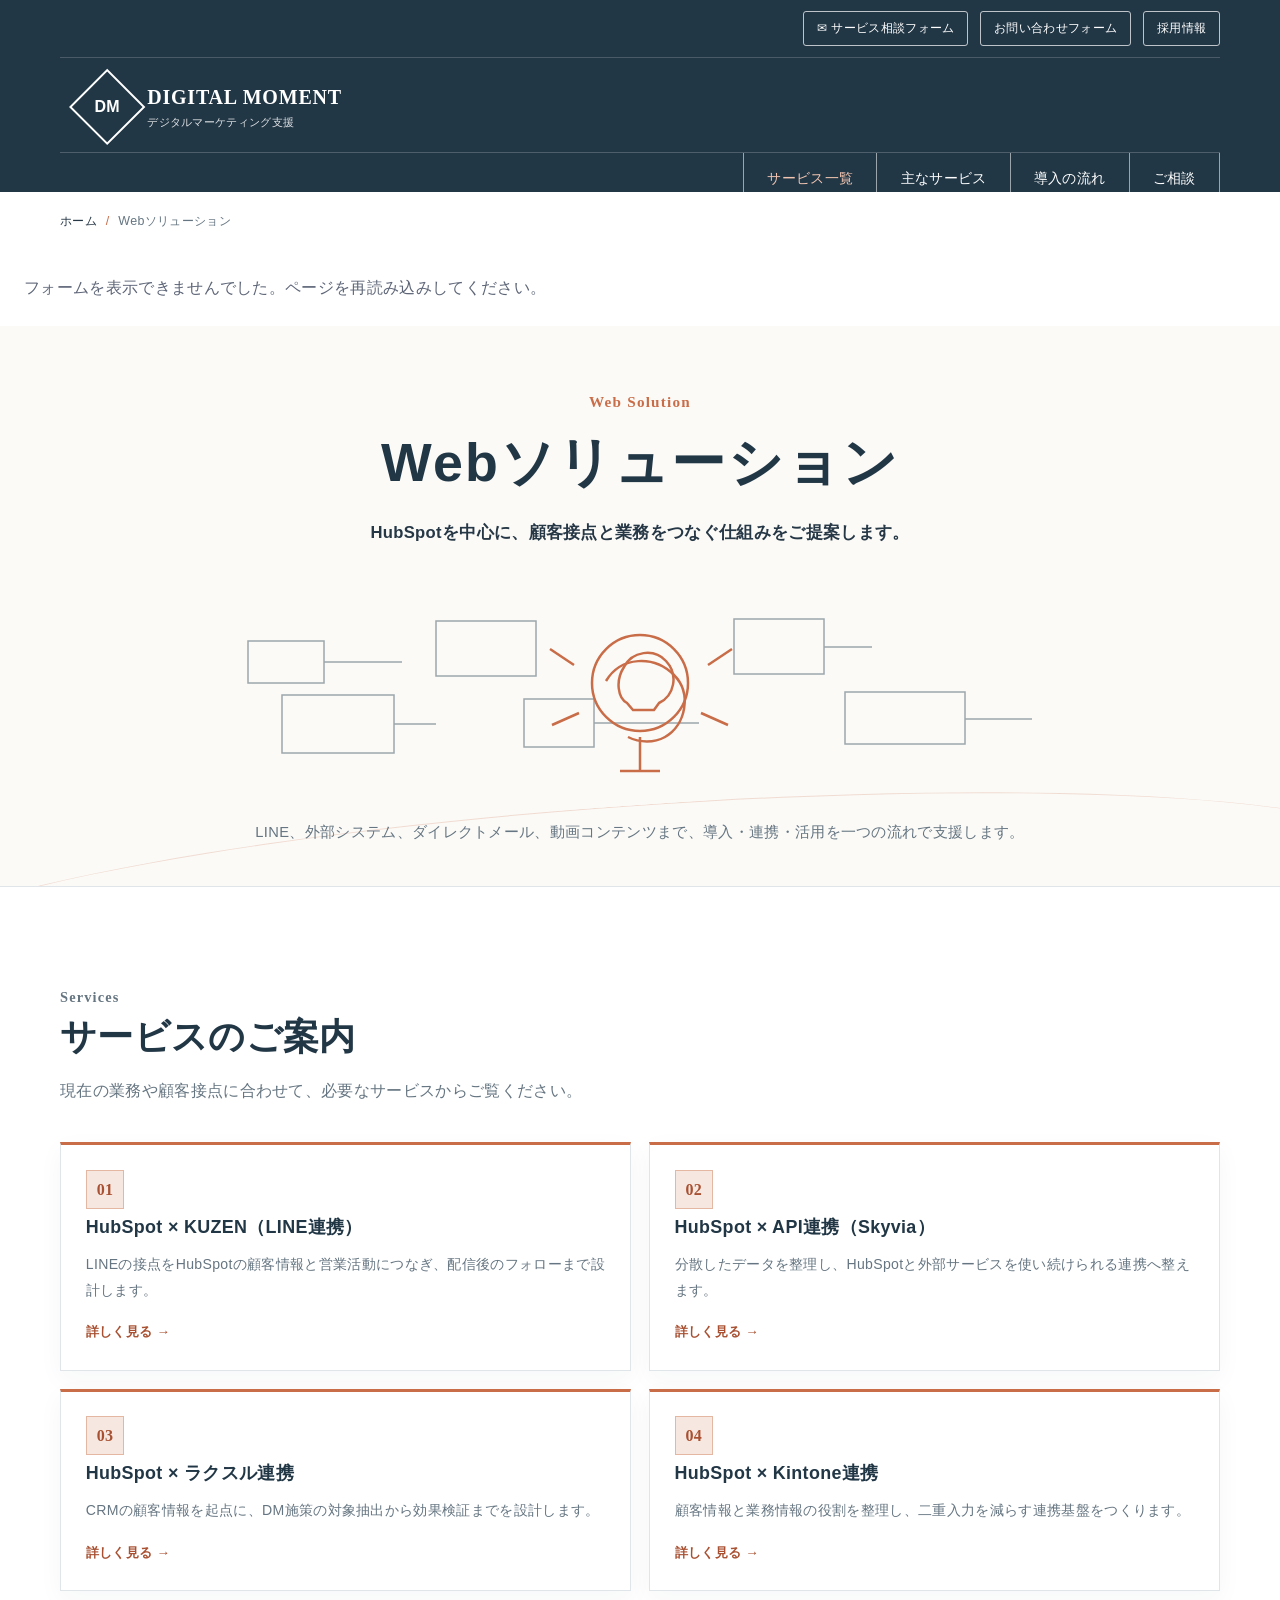
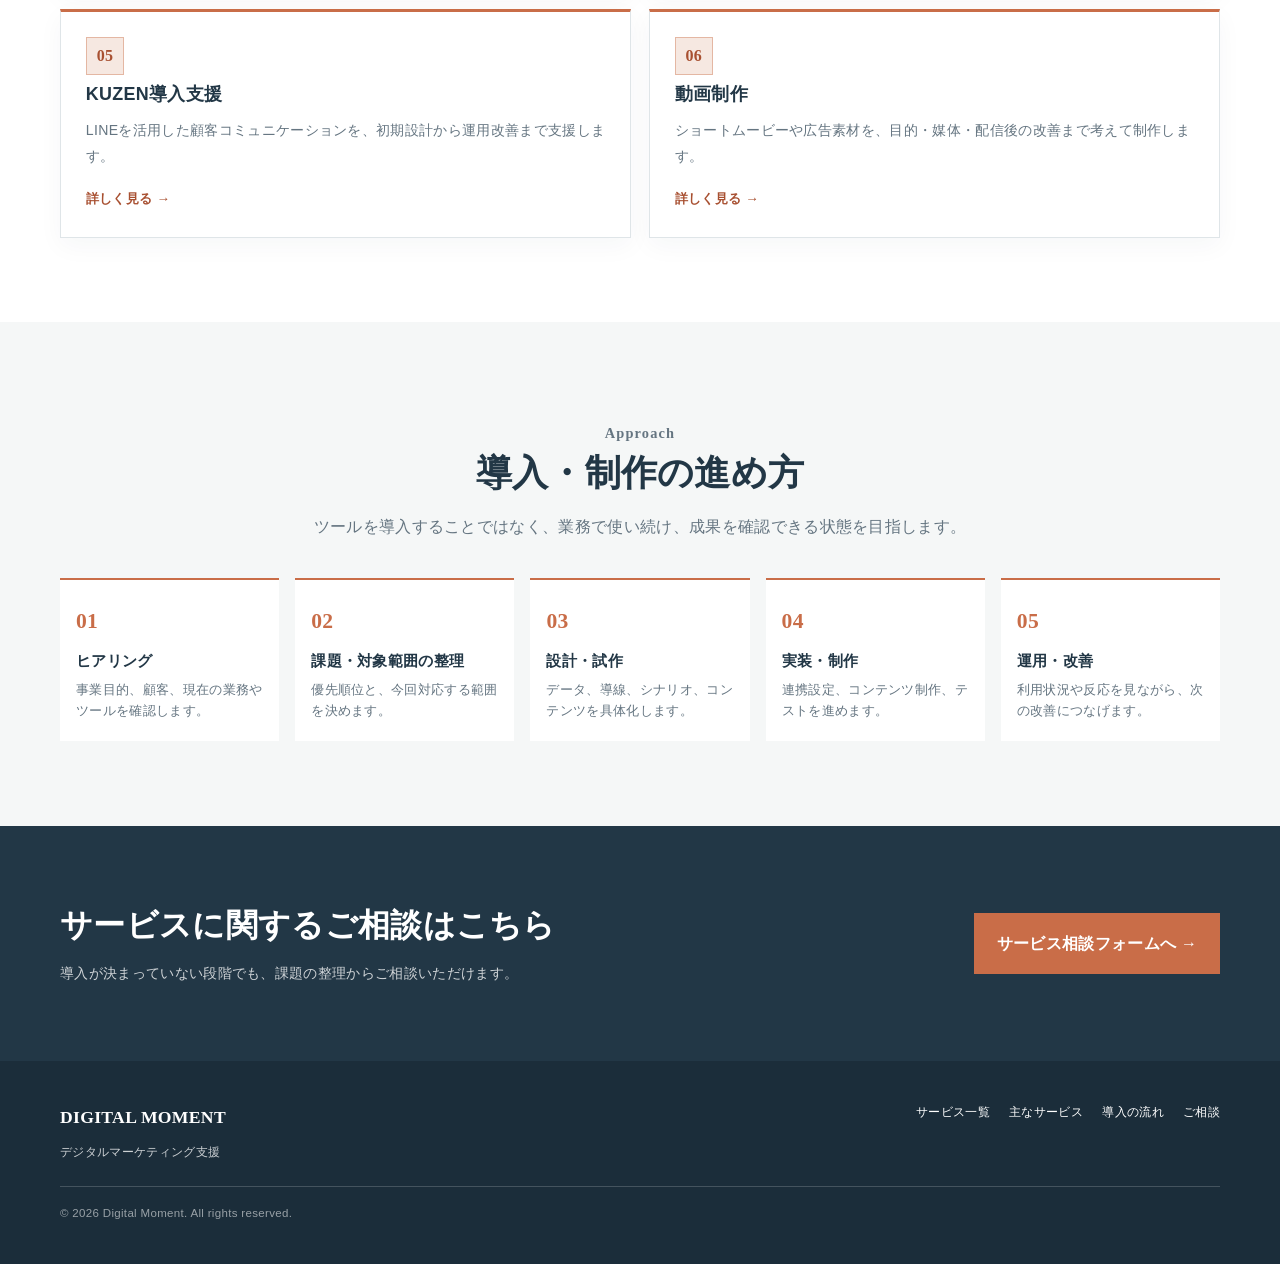
<file: d-moment-derived-pages/index.html>
<!doctype html>
<html lang="ja">
<head>
  <meta charset="utf-8">
  <meta name="viewport" content="width=device-width, initial-scale=1">
  <title>Webソリューション | サービス一覧</title>
  <meta name="description" content="HubSpotを中心に、LINE、業務システム、DM、動画まで顧客接点と業務をつなぐサービス一覧です。">
  <link rel="stylesheet" href="styles.css">
</head>
<body>
  <a class="skip-link" href="#main">本文へ移動</a>
  <header class="site-header">
    <div class="header-top">
      <a href="mailto:hello@example.jp">✉ サービス相談フォーム</a>
      <a href="#contact">お問い合わせフォーム</a>
      <a href="#contact">採用情報</a>
    </div>
    <div class="header-main">
      <div class="header-inner">
        <a class="brand" href="index.html" aria-label="デジタルモーメント サービス一覧">
          <span class="brand-mark"><span>DM</span></span>
          <span class="brand-copy"><strong>DIGITAL MOMENT</strong><small>デジタルマーケティング支援</small></span>
        </a>
        <button class="menu-button" type="button" aria-expanded="false" aria-controls="global-nav">☰</button>
      </div>
    </div>
    <nav id="global-nav" class="main-nav" aria-label="メインメニュー">
      <a href="index.html" aria-current="page">サービス一覧</a>
      <a href="#services">主なサービス</a>
      <a href="#process">導入の流れ</a>
      <a href="#contact">ご相談</a>
    </nav>
  </header>

  <div class="breadcrumbs"><a href="index.html">ホーム</a><span>/</span>Webソリューション</div>

  <div data-efo-form="contact" data-efo-color="#2a4b8d"></div>
  <script src="efo-form.js" data-endpoint="https://script.google.com/macros/s/AKfycbwnPbfVU7LAcraXFl8Fl_5m843Xxs7H5iS4GvZamqLWOlVP7TYBXtReI_c5wXDrpZvu/exec" defer></script>

  <main id="main">
    <section class="hero">
      <div class="hero-inner">
        <p class="eyebrow">Web Solution</p>
        <h1>Webソリューション</h1>
        <p class="hero-lead">HubSpotを中心に、顧客接点と業務をつなぐ仕組みをご提案します。</p>
        <svg class="hero-art" viewBox="0 0 820 220" role="img" aria-label="顧客接点と業務をつなぐイメージ">
          <g class="thin">
            <rect x="18" y="58" width="76" height="42"/><rect x="52" y="112" width="112" height="58"/>
            <rect x="206" y="38" width="100" height="55"/><rect x="294" y="116" width="70" height="48"/>
            <rect x="504" y="36" width="90" height="55"/><rect x="615" y="109" width="120" height="52"/>
            <path d="M94 79h78M164 141h42M364 140h105M594 64h48M735 136h67"/>
          </g>
          <g class="line">
            <circle cx="410" cy="100" r="48"/><path d="M376 98c15-25 48-26 68-6 18 18 12 50-9 62-11 6-25 6-37 0"/>
            <path d="M410 154v34M390 188h40M394 84c8-16 30-19 42-6 13 14 8 35-7 42l-5 7h-21l-6-7c-9-5-12-22-3-36z"/>
            <path d="M344 82l-24-16M478 82l24-16M349 130l-27 12M471 130l27 12"/>
          </g>
        </svg>
        <p class="hero-description">LINE、外部システム、ダイレクトメール、動画コンテンツまで、導入・連携・活用を一つの流れで支援します。</p>
      </div>
    </section>

    <section class="section" id="services">
      <div class="container">
        <div class="section-heading">
          <p class="section-kicker">Services</p>
          <h2>サービスのご案内</h2>
          <p>現在の業務や顧客接点に合わせて、必要なサービスからご覧ください。</p>
        </div>
        <div class="service-grid">
          <a class="service-card" href="hubspot-kuzen-line.html"><span class="icon-badge">01</span><h3>HubSpot × KUZEN（LINE連携）</h3><p>LINEの接点をHubSpotの顧客情報と営業活動につなぎ、配信後のフォローまで設計します。</p><span class="card-link">詳しく見る</span></a>
          <a class="service-card" href="hubspot-skyvia.html"><span class="icon-badge">02</span><h3>HubSpot × API連携（Skyvia）</h3><p>分散したデータを整理し、HubSpotと外部サービスを使い続けられる連携へ整えます。</p><span class="card-link">詳しく見る</span></a>
          <a class="service-card" href="hubspot-rakusul-dm.html"><span class="icon-badge">03</span><h3>HubSpot × ラクスル連携</h3><p>CRMの顧客情報を起点に、DM施策の対象抽出から効果検証までを設計します。</p><span class="card-link">詳しく見る</span></a>
          <a class="service-card" href="hubspot-kintone.html"><span class="icon-badge">04</span><h3>HubSpot × Kintone連携</h3><p>顧客情報と業務情報の役割を整理し、二重入力を減らす連携基盤をつくります。</p><span class="card-link">詳しく見る</span></a>
          <a class="service-card" href="kuzen-support.html"><span class="icon-badge">05</span><h3>KUZEN導入支援</h3><p>LINEを活用した顧客コミュニケーションを、初期設計から運用改善まで支援します。</p><span class="card-link">詳しく見る</span></a>
          <a class="service-card" href="video-production.html"><span class="icon-badge">06</span><h3>動画制作</h3><p>ショートムービーや広告素材を、目的・媒体・配信後の改善まで考えて制作します。</p><span class="card-link">詳しく見る</span></a>
        </div>
      </div>
    </section>

    <section class="section section--soft" id="process">
      <div class="container">
        <div class="section-heading center"><p class="section-kicker">Approach</p><h2>導入・制作の進め方</h2><p>ツールを導入することではなく、業務で使い続け、成果を確認できる状態を目指します。</p></div>
        <div class="process">
          <article class="process-item"><h3>ヒアリング</h3><p>事業目的、顧客、現在の業務やツールを確認します。</p></article>
          <article class="process-item"><h3>課題・対象範囲の整理</h3><p>優先順位と、今回対応する範囲を決めます。</p></article>
          <article class="process-item"><h3>設計・試作</h3><p>データ、導線、シナリオ、コンテンツを具体化します。</p></article>
          <article class="process-item"><h3>実装・制作</h3><p>連携設定、コンテンツ制作、テストを進めます。</p></article>
          <article class="process-item"><h3>運用・改善</h3><p>利用状況や反応を見ながら、次の改善につなげます。</p></article>
        </div>
      </div>
    </section>

    <section class="cta-section" id="contact">
      <div class="container cta-box"><div><h2>サービスに関するご相談はこちら</h2><p>導入が決まっていない段階でも、課題の整理からご相談いただけます。</p></div><a class="button" href="mailto:hello@example.jp?subject=サービス相談">サービス相談フォームへ →</a></div>
    </section>
  </main>

  <footer class="site-footer"><div class="footer-inner"><div class="footer-copy"><strong>DIGITAL MOMENT</strong>デジタルマーケティング支援</div><nav class="footer-nav" aria-label="フッターメニュー"><a href="index.html">サービス一覧</a><a href="#services">主なサービス</a><a href="#process">導入の流れ</a><a href="#contact">ご相談</a></nav></div><div class="footer-bottom">© <span data-year></span> Digital Moment. All rights reserved.</div></footer>
  <script src="site.js"></script>
</body>
</html>
</file>
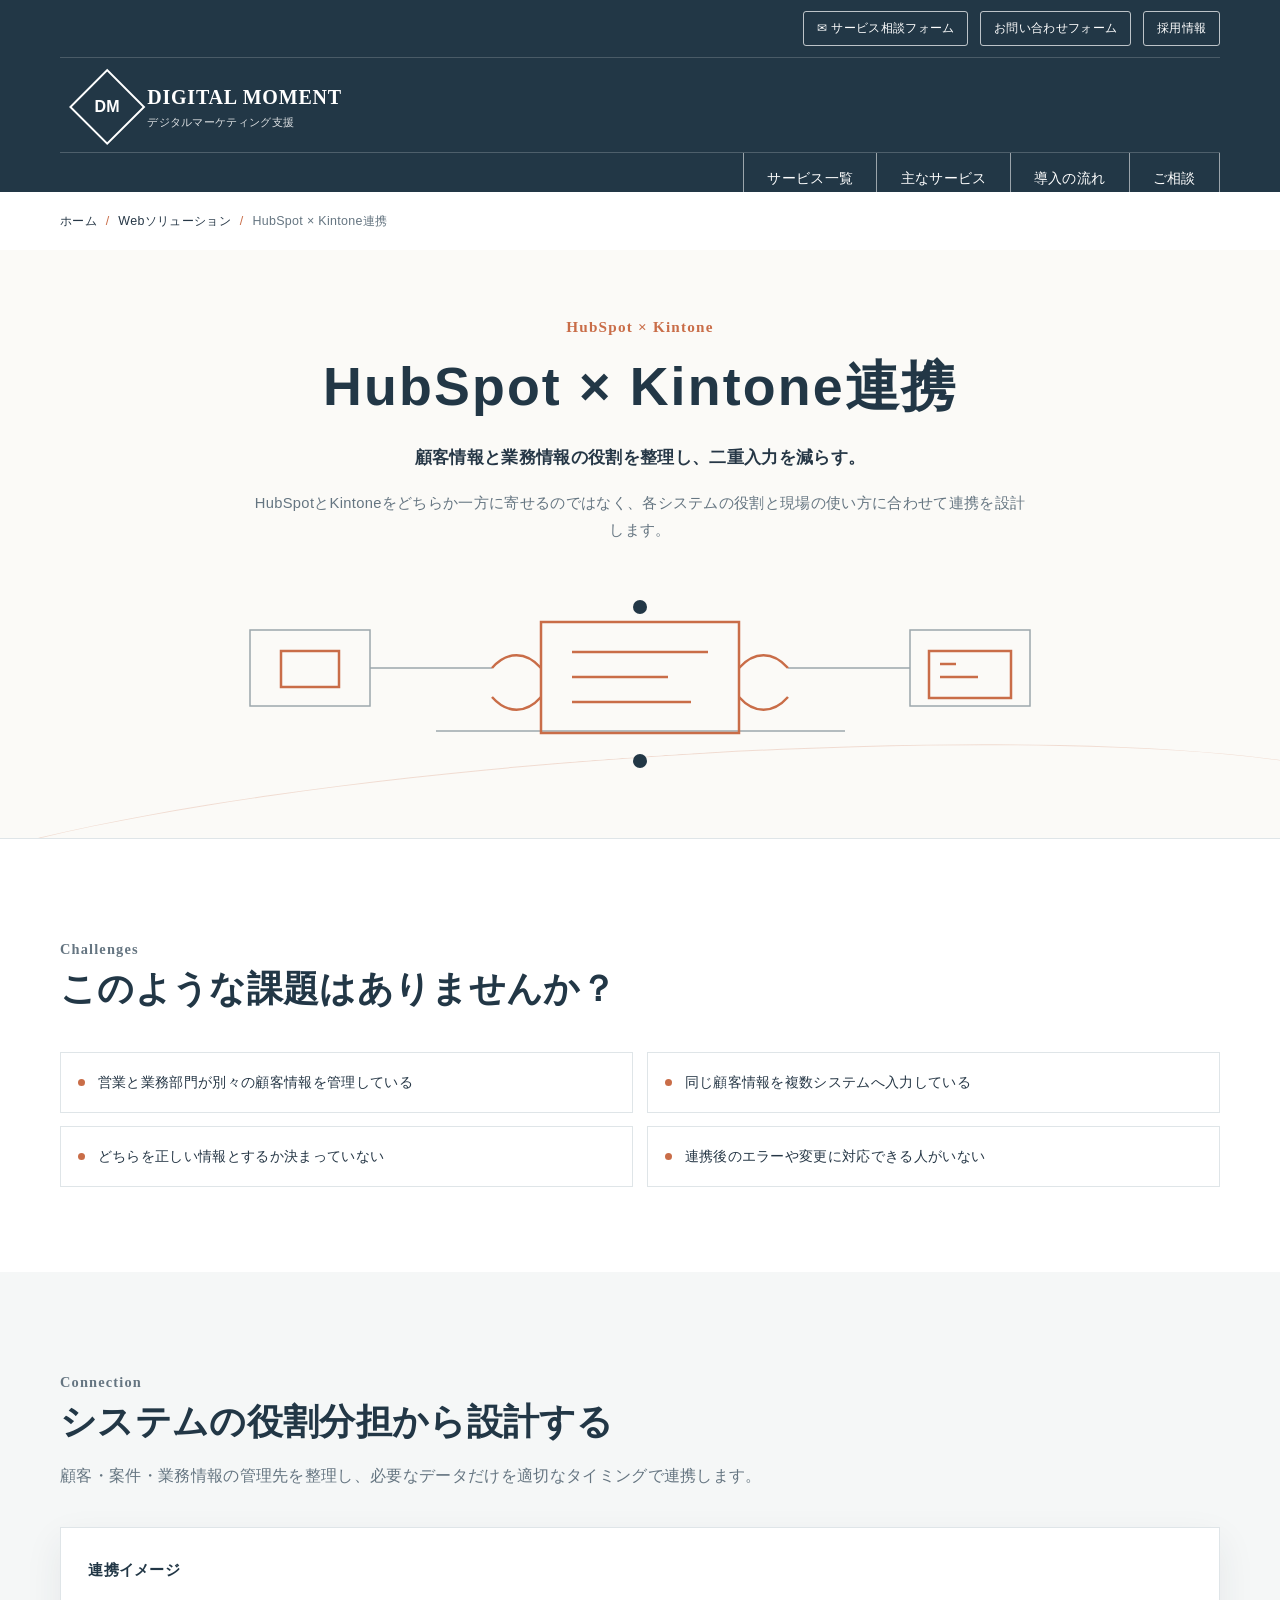
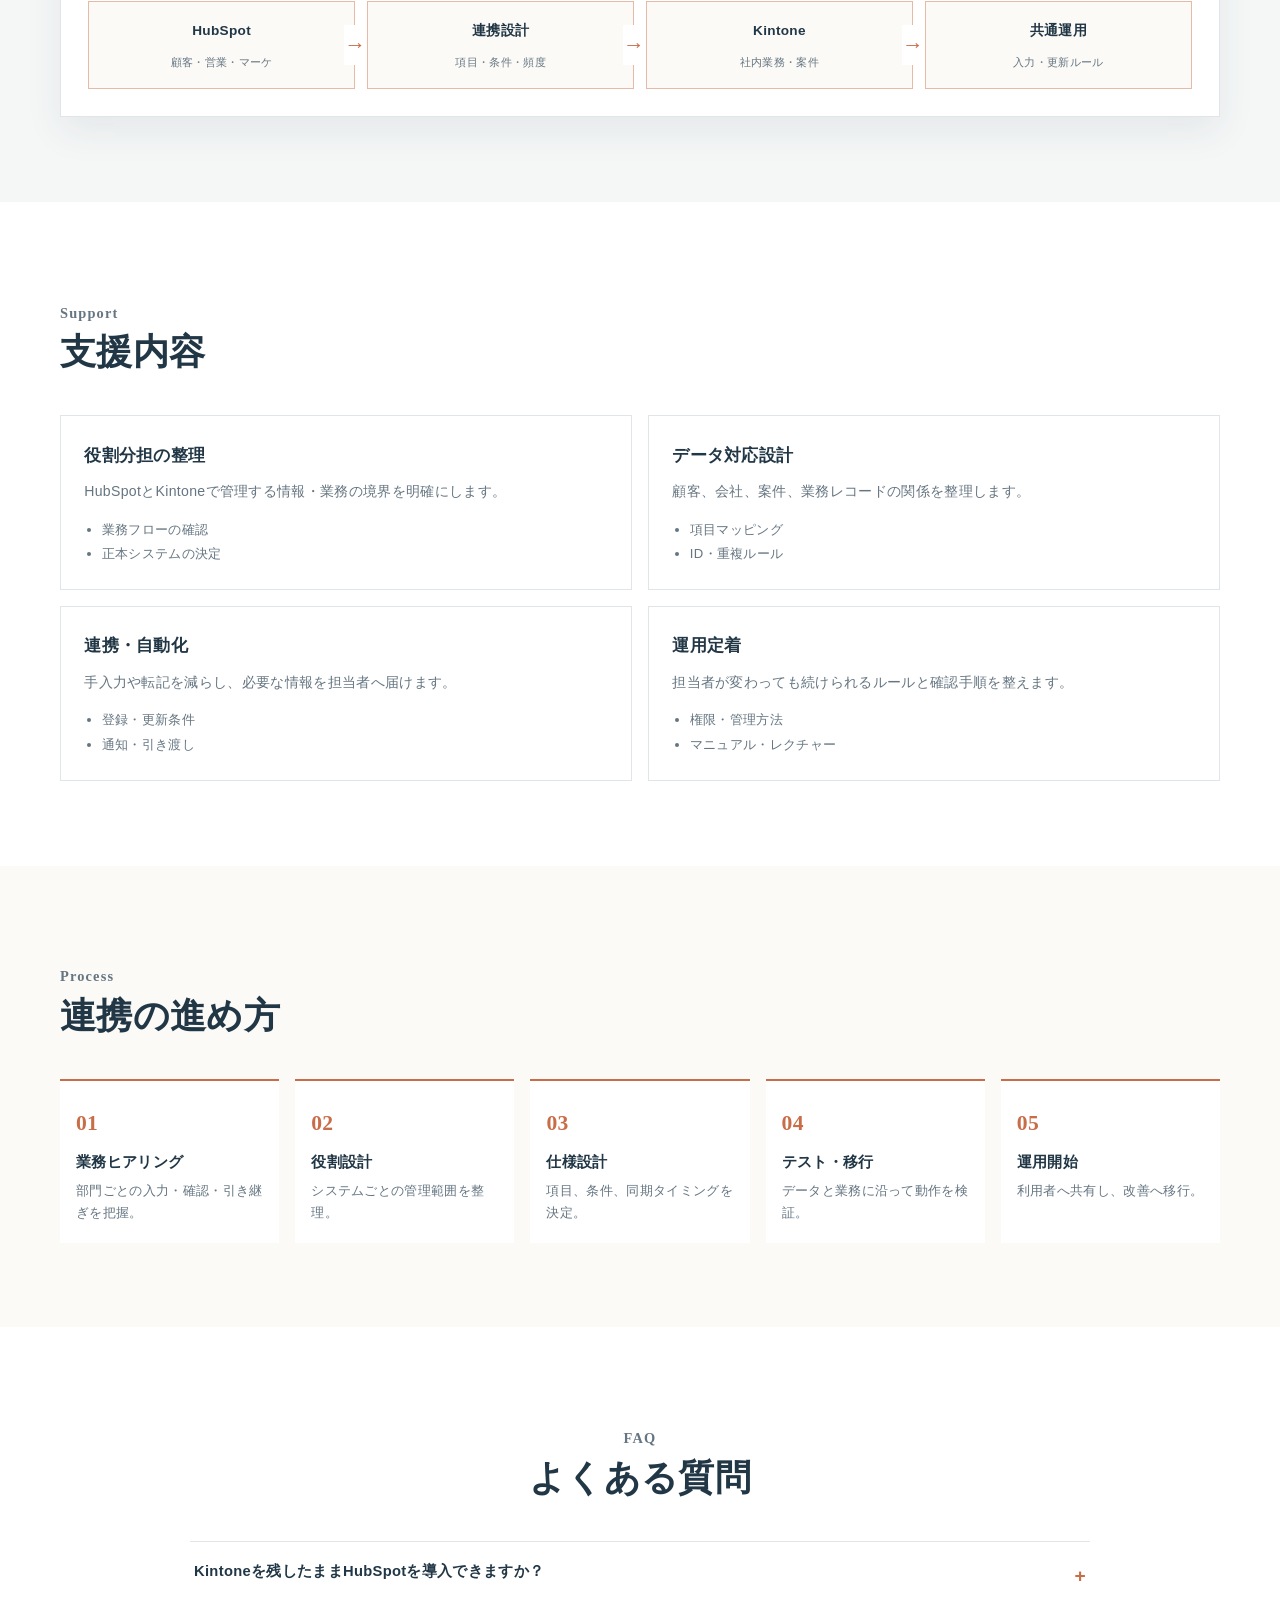
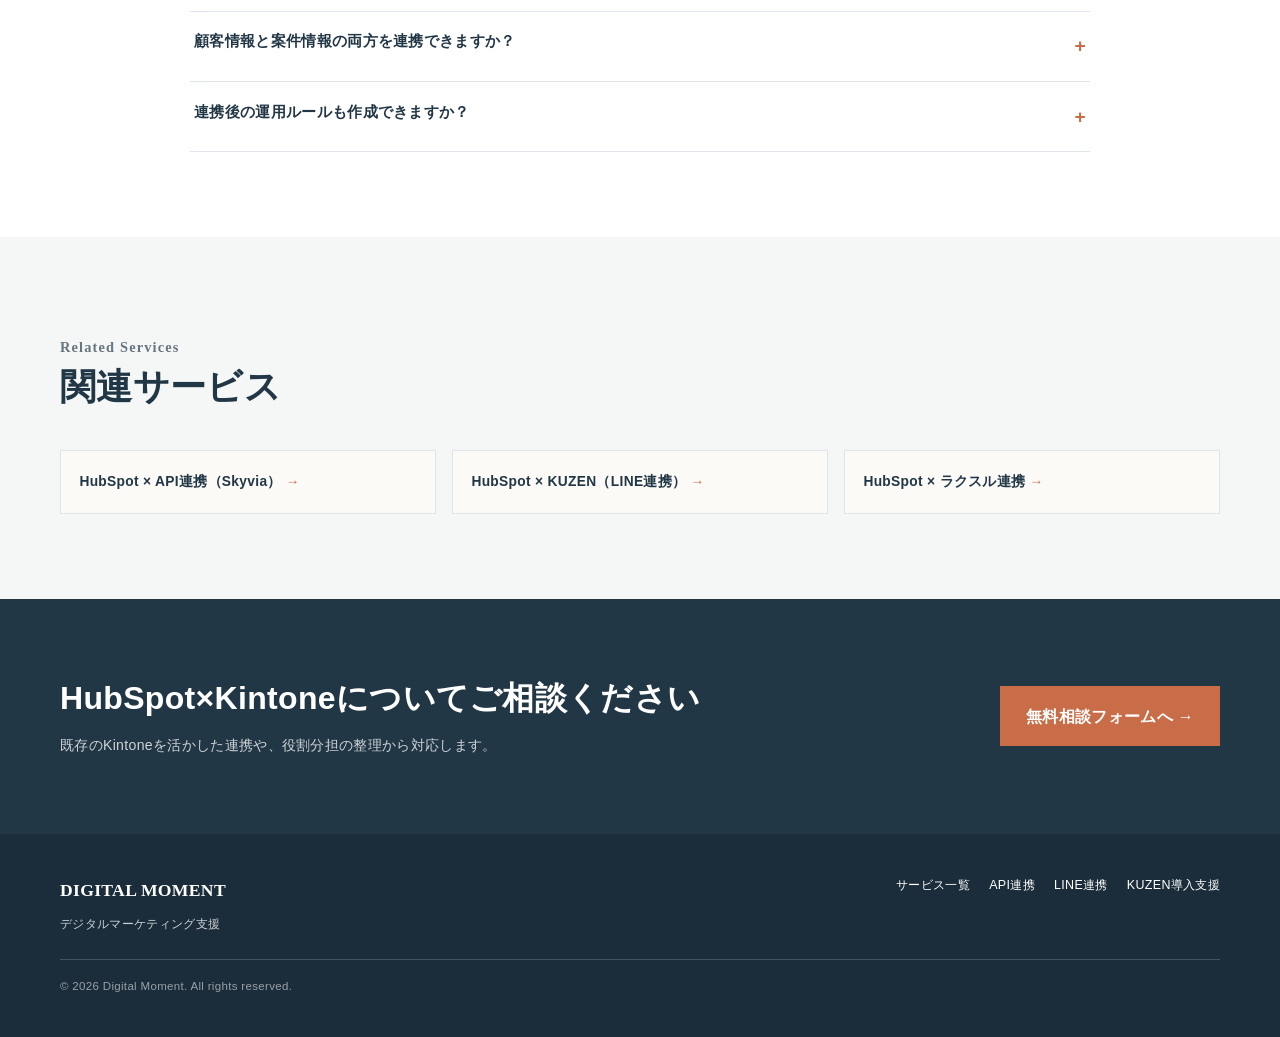
<file: d-moment-derived-pages/hubspot-kintone.html>
<!doctype html>
<html lang="ja">
<head>
  <meta charset="utf-8"><meta name="viewport" content="width=device-width, initial-scale=1">
  <title>HubSpot × Kintone連携 | Webソリューション</title>
  <meta name="description" content="HubSpotとKintoneの役割を整理し、顧客情報・営業情報・業務情報を連携する支援サービスです。">
  <link rel="stylesheet" href="styles.css">
  <style>
    iframe {
      position: sticky !important;
      left: 100% !important;
    }
  </style>
</head>
<body>
  <a class="skip-link" href="#main">本文へ移動</a>
  <header class="site-header"><div class="header-top"><a href="mailto:hello@example.jp">✉ サービス相談フォーム</a><a href="#contact">お問い合わせフォーム</a><a href="#contact">採用情報</a></div><div class="header-main"><div class="header-inner"><a class="brand" href="index.html" aria-label="サービス一覧へ"><span class="brand-mark"><span>DM</span></span><span class="brand-copy"><strong>DIGITAL MOMENT</strong><small>デジタルマーケティング支援</small></span></a><button class="menu-button" type="button" aria-expanded="false" aria-controls="global-nav">☰</button></div></div><nav id="global-nav" class="main-nav" aria-label="メインメニュー"><a href="index.html">サービス一覧</a><a href="index.html#services">主なサービス</a><a href="#process">導入の流れ</a><a href="#contact">ご相談</a></nav></header>
  <div class="breadcrumbs"><a href="index.html">ホーム</a><span>/</span><a href="index.html">Webソリューション</a><span>/</span>HubSpot × Kintone連携</div>
  <main id="main">
    <section class="hero"><div class="hero-inner"><p class="eyebrow">HubSpot × Kintone</p><h1>HubSpot × Kintone連携</h1><p class="hero-lead">顧客情報と業務情報の役割を整理し、二重入力を減らす。</p><p class="hero-description">HubSpotとKintoneをどちらか一方に寄せるのではなく、各システムの役割と現場の使い方に合わせて連携を設計します。</p><svg class="hero-art" viewBox="0 0 820 220" role="img" aria-label="HubSpotとKintoneを連携するイメージ"><g class="thin"><rect x="20" y="52" width="120" height="76"/><rect x="680" y="52" width="120" height="76"/><path d="M140 90h122M558 90h122"/><path d="M206 153h409"/></g><g class="line"><rect x="311" y="44" width="198" height="111"/><path d="M342 74h136M342 99h96M342 124h119"/><path d="M262 90c15-17 34-17 49 0M558 90c-15-17-34-17-49 0M262 119c15 17 34 17 49 0M558 119c-15 17-34 17-49 0"/><rect x="51" y="73" width="58" height="36"/><path d="M699 73h82v47h-82zM710 86h16M710 99h38"/></g><g class="dark"><circle cx="410" cy="29" r="7"/><circle cx="410" cy="183" r="7"/></g></svg></div></section>
    <section class="section"><div class="container"><div class="section-heading"><p class="section-kicker">Challenges</p><h2>このような課題はありませんか？</h2></div><div class="pain-grid"><div class="pain-item"><p>営業と業務部門が別々の顧客情報を管理している</p></div><div class="pain-item"><p>同じ顧客情報を複数システムへ入力している</p></div><div class="pain-item"><p>どちらを正しい情報とするか決まっていない</p></div><div class="pain-item"><p>連携後のエラーや変更に対応できる人がいない</p></div></div></div></section>
    <section class="section section--soft"><div class="container"><div class="section-heading"><p class="section-kicker">Connection</p><h2>システムの役割分担から設計する</h2><p>顧客・案件・業務情報の管理先を整理し、必要なデータだけを適切なタイミングで連携します。</p></div><div class="diagram-wrap"><p class="diagram-title">連携イメージ</p><div class="flow"><div class="flow-step">HubSpot<small>顧客・営業・マーケ</small></div><div class="flow-step">連携設計<small>項目・条件・頻度</small></div><div class="flow-step">Kintone<small>社内業務・案件</small></div><div class="flow-step">共通運用<small>入力・更新ルール</small></div></div></div></div></section>
    <section class="section"><div class="container"><div class="section-heading"><p class="section-kicker">Support</p><h2>支援内容</h2></div><div class="solution-grid"><article class="solution-card"><h3>役割分担の整理</h3><p>HubSpotとKintoneで管理する情報・業務の境界を明確にします。</p><ul><li>業務フローの確認</li><li>正本システムの決定</li></ul></article><article class="solution-card"><h3>データ対応設計</h3><p>顧客、会社、案件、業務レコードの関係を整理します。</p><ul><li>項目マッピング</li><li>ID・重複ルール</li></ul></article><article class="solution-card"><h3>連携・自動化</h3><p>手入力や転記を減らし、必要な情報を担当者へ届けます。</p><ul><li>登録・更新条件</li><li>通知・引き渡し</li></ul></article><article class="solution-card"><h3>運用定着</h3><p>担当者が変わっても続けられるルールと確認手順を整えます。</p><ul><li>権限・管理方法</li><li>マニュアル・レクチャー</li></ul></article></div></div></section>
    <section class="section section--cream" id="process"><div class="container"><div class="section-heading"><p class="section-kicker">Process</p><h2>連携の進め方</h2></div><div class="process"><article class="process-item"><h3>業務ヒアリング</h3><p>部門ごとの入力・確認・引き継ぎを把握。</p></article><article class="process-item"><h3>役割設計</h3><p>システムごとの管理範囲を整理。</p></article><article class="process-item"><h3>仕様設計</h3><p>項目、条件、同期タイミングを決定。</p></article><article class="process-item"><h3>テスト・移行</h3><p>データと業務に沿って動作を検証。</p></article><article class="process-item"><h3>運用開始</h3><p>利用者へ共有し、改善へ移行。</p></article></div></div></section>
    <section class="section"><div class="container"><div class="section-heading center"><p class="section-kicker">FAQ</p><h2>よくある質問</h2></div><div class="faq"><details><summary>Kintoneを残したままHubSpotを導入できますか？</summary><div class="answer">可能です。既存業務を確認し、Kintoneに残す情報とHubSpotへ連携する情報を整理します。</div></details><details><summary>顧客情報と案件情報の両方を連携できますか？</summary><div class="answer">対象データの構造と更新元を確認し、連携範囲と条件を設計します。</div></details><details><summary>連携後の運用ルールも作成できますか？</summary><div class="answer">入力・更新・エラー確認・設定変更のルールまで、社内で運用できる形に整えます。</div></details></div></div></section>
    <section class="section section--soft"><div class="container"><div class="section-heading"><p class="section-kicker">Related Services</p><h2>関連サービス</h2></div><div class="related"><a href="hubspot-skyvia.html">HubSpot × API連携（Skyvia）</a><a href="hubspot-kuzen-line.html">HubSpot × KUZEN（LINE連携）</a><a href="hubspot-rakusul-dm.html">HubSpot × ラクスル連携</a></div></div></section>
    <section class="cta-section" id="contact"><div class="container cta-box"><div><h2>HubSpot×Kintoneについてご相談ください</h2><p>既存のKintoneを活かした連携や、役割分担の整理から対応します。</p></div><a class="button" href="mailto:hello@example.jp?subject=HubSpot×Kintone相談">無料相談フォームへ →</a></div></section>
  </main>
  <footer class="site-footer"><div class="footer-inner"><div class="footer-copy"><strong>DIGITAL MOMENT</strong>デジタルマーケティング支援</div><nav class="footer-nav"><a href="index.html">サービス一覧</a><a href="hubspot-skyvia.html">API連携</a><a href="hubspot-kuzen-line.html">LINE連携</a><a href="kuzen-support.html">KUZEN導入支援</a></nav></div><div class="footer-bottom">© <span data-year></span> Digital Moment. All rights reserved.</div></footer>
  <script src="site.js"></script>
  <script>
 window.difyChatbotConfig = {
  token: 'KAtoSjxkCL3kcZk6',
  baseUrl: 'https://udify.app',
  inputs: {
    // You can define the inputs from the Start node here
    // key is the variable name
    // e.g.
    // name: "NAME"
  },
  systemVariables: {
    // user_id: 'YOU CAN DEFINE USER ID HERE',
    // conversation_id: 'YOU CAN DEFINE CONVERSATION ID HERE, IT MUST BE A VALID UUID',
  },
  userVariables: {
    // avatar_url: 'YOU CAN DEFINE USER AVATAR URL HERE',
    // name: 'YOU CAN DEFINE USER NAME HERE',
  },
 }
</script>
<script
 src="https://udify.app/embed.min.js"
 id="KAtoSjxkCL3kcZk6"
 defer>
</script>
<style>
  #dify-chatbot-bubble-button {
    background-color: #1C64F2 !important;
  }
  #dify-chatbot-bubble-window {
    width: 24rem !important;
    height: 40rem !important;
  }
</style>
</body>
</html>
</file>
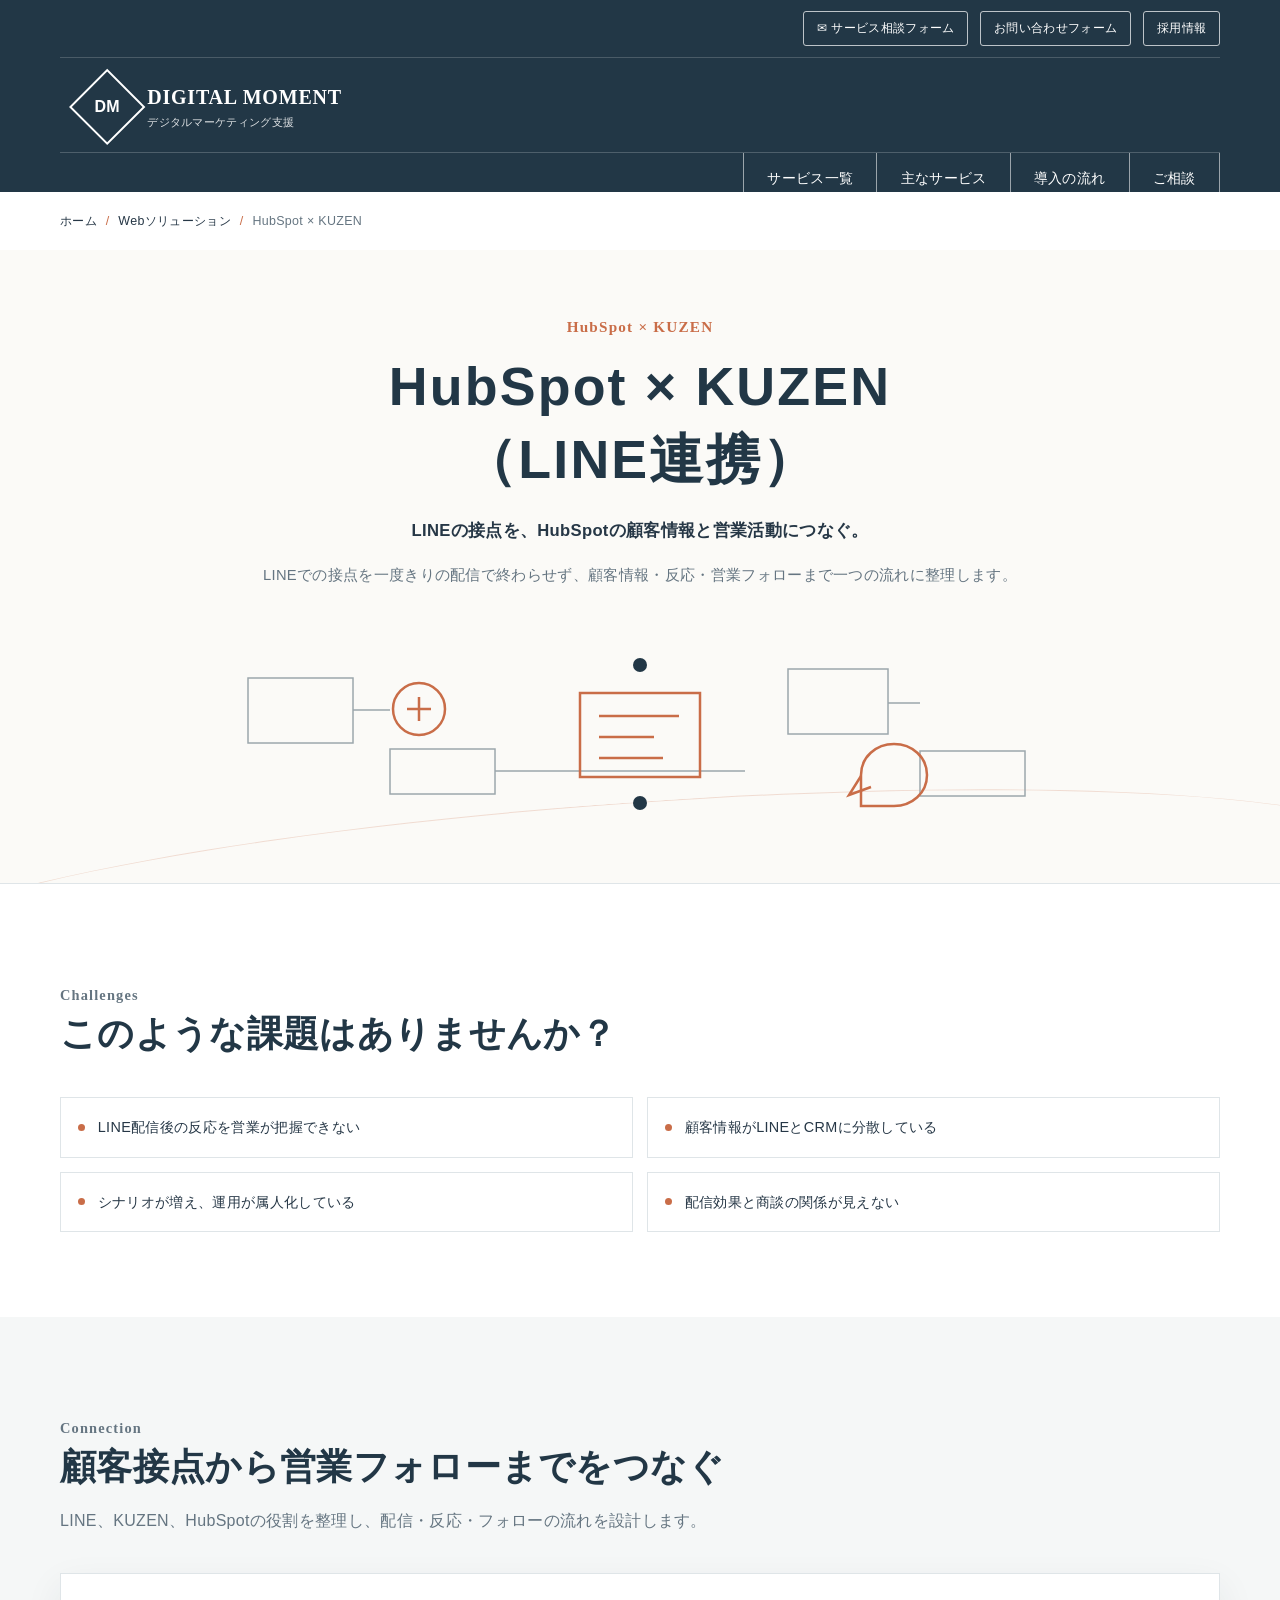
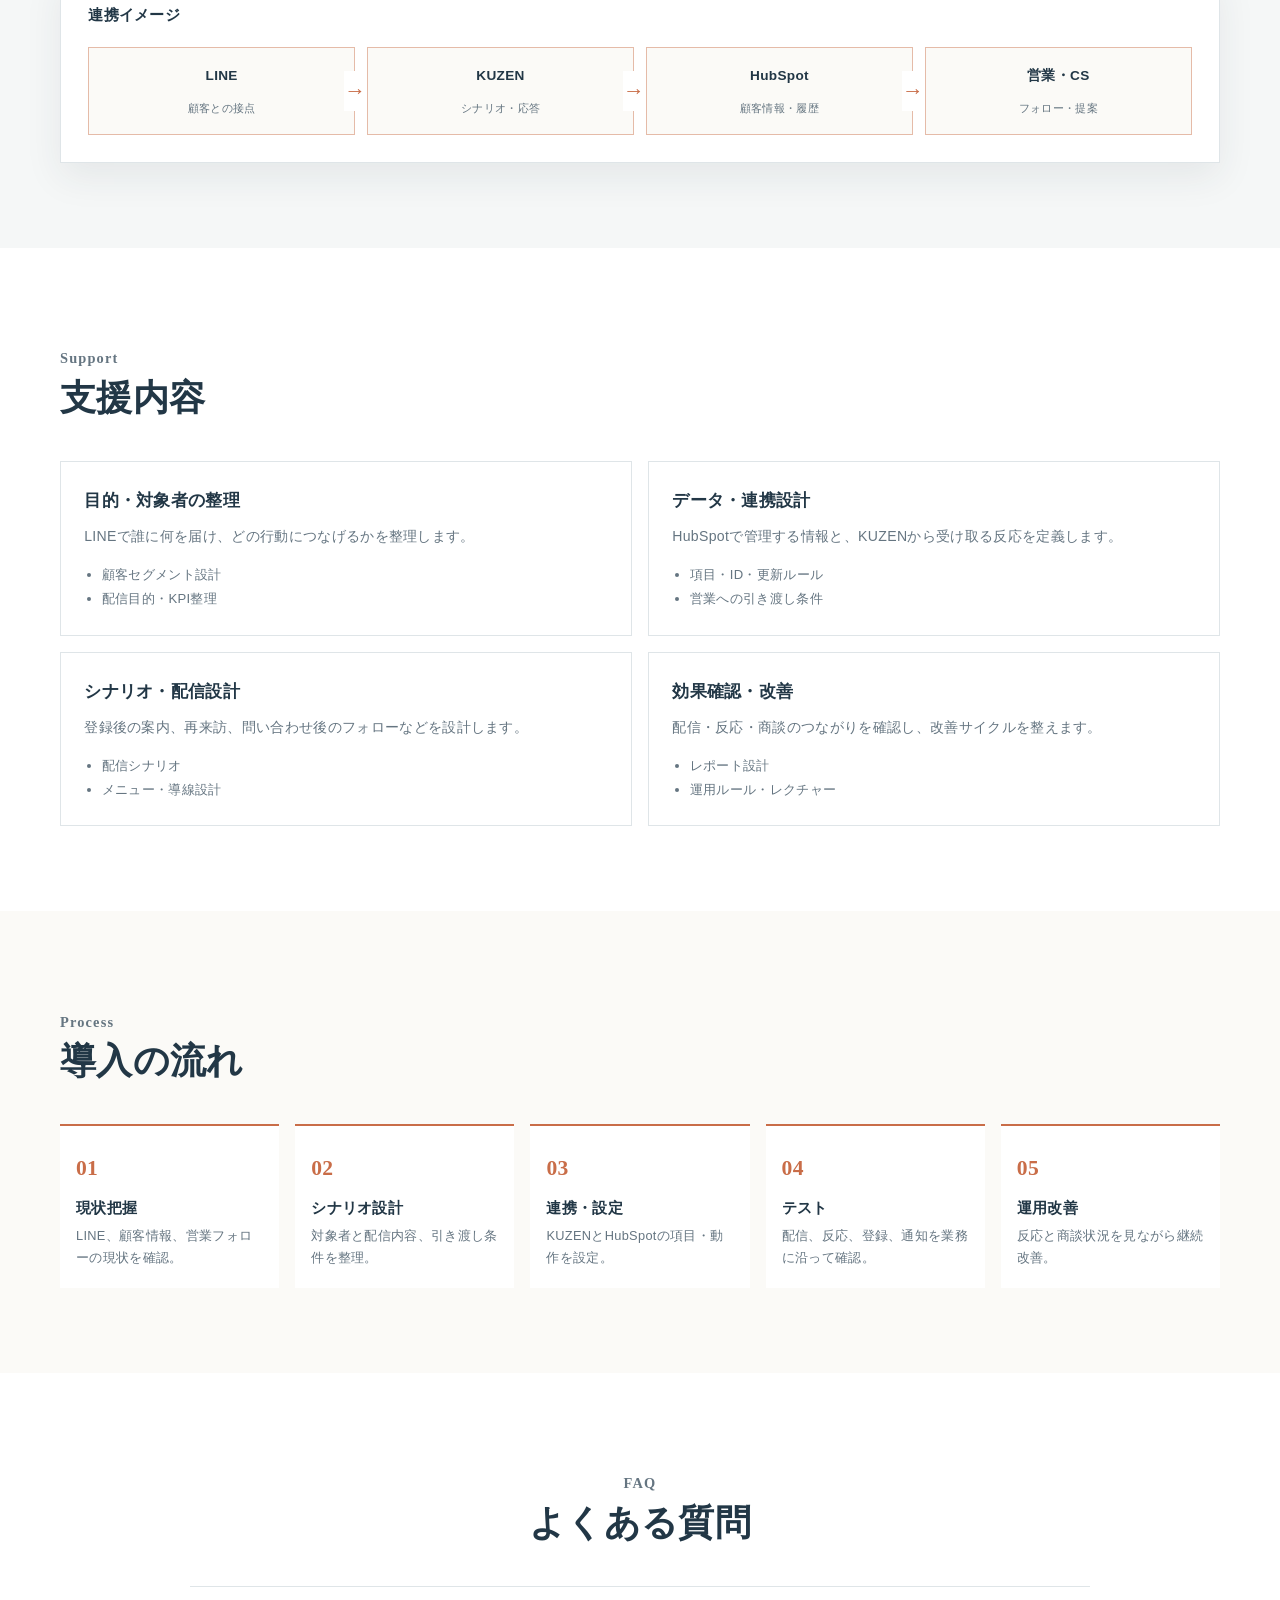
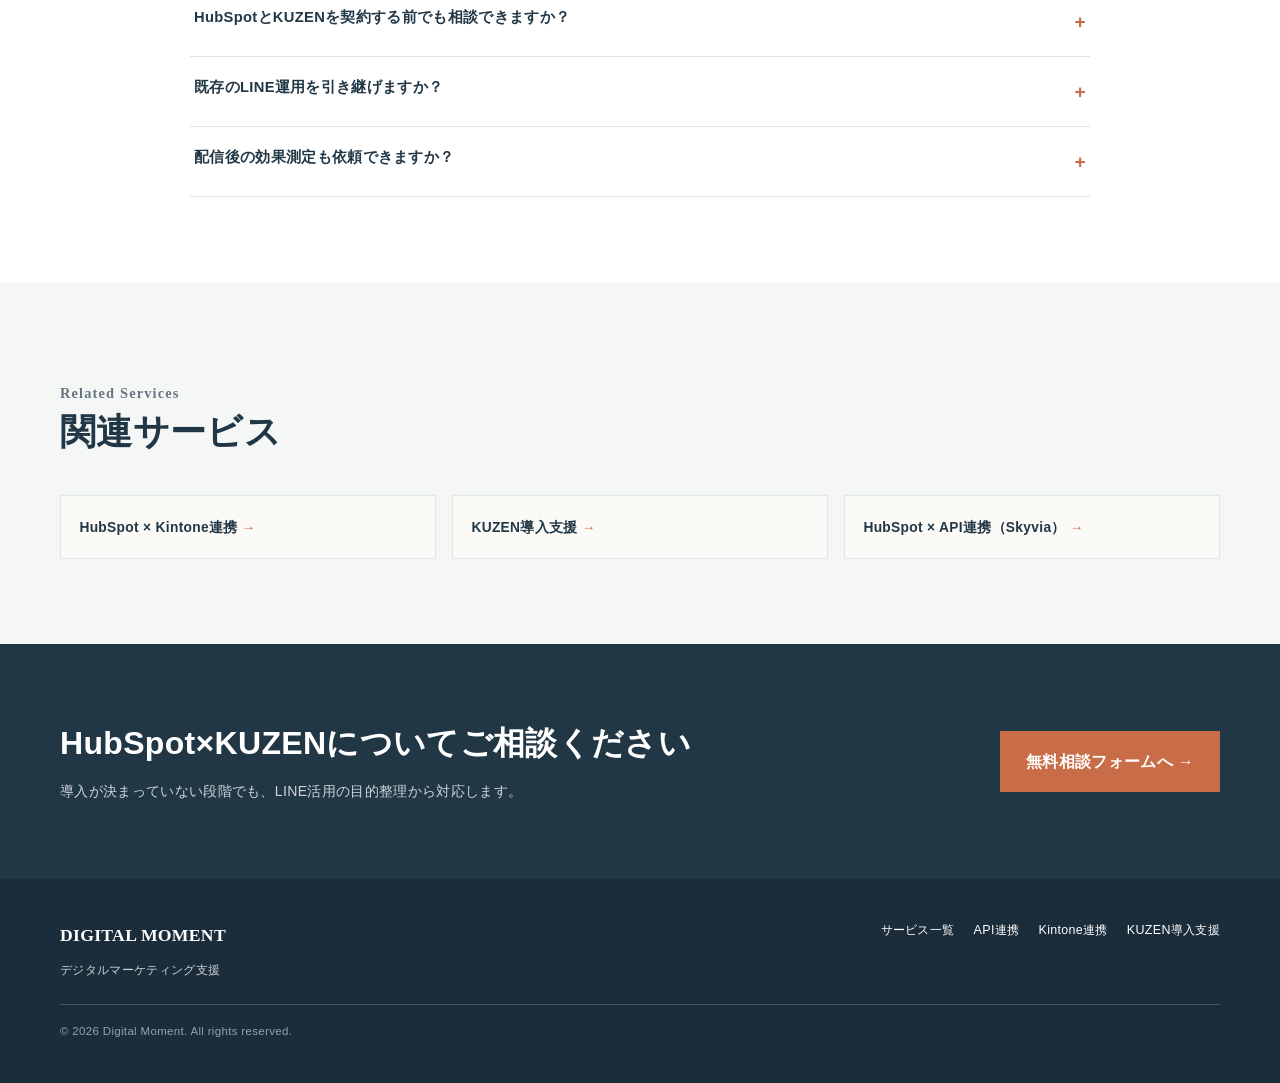
<file: d-moment-derived-pages/hubspot-kuzen-line.html>
<!doctype html>
<html lang="ja">
<head>
  <meta charset="utf-8"><meta name="viewport" content="width=device-width, initial-scale=1">
  <title>HubSpot × KUZEN（LINE連携） | Webソリューション</title>
  <meta name="description" content="LINEの接点をHubSpotの顧客情報と営業活動につなぐ、HubSpotとKUZENの連携支援です。">
  <link rel="stylesheet" href="styles.css">
</head>
<body>
  <a class="skip-link" href="#main">本文へ移動</a>
  <header class="site-header"><div class="header-top"><a href="mailto:hello@example.jp">✉ サービス相談フォーム</a><a href="#contact">お問い合わせフォーム</a><a href="#contact">採用情報</a></div><div class="header-main"><div class="header-inner"><a class="brand" href="index.html" aria-label="サービス一覧へ"><span class="brand-mark"><span>DM</span></span><span class="brand-copy"><strong>DIGITAL MOMENT</strong><small>デジタルマーケティング支援</small></span></a><button class="menu-button" type="button" aria-expanded="false" aria-controls="global-nav">☰</button></div></div><nav id="global-nav" class="main-nav" aria-label="メインメニュー"><a href="index.html">サービス一覧</a><a href="index.html#services">主なサービス</a><a href="#process">導入の流れ</a><a href="#contact">ご相談</a></nav></header>
  <div class="breadcrumbs"><a href="index.html">ホーム</a><span>/</span><a href="index.html">Webソリューション</a><span>/</span>HubSpot × KUZEN</div>
  <main id="main">
    <section class="hero"><div class="hero-inner"><p class="eyebrow">HubSpot × KUZEN</p><h1>HubSpot × KUZEN<br>（LINE連携）</h1><p class="hero-lead">LINEの接点を、HubSpotの顧客情報と営業活動につなぐ。</p><p class="hero-description">LINEでの接点を一度きりの配信で終わらせず、顧客情報・反応・営業フォローまで一つの流れに整理します。</p><svg class="hero-art" viewBox="0 0 820 220" role="img" aria-label="LINEとHubSpotをつなぐイメージ"><g class="thin"><rect x="18" y="55" width="105" height="65"/><rect x="160" y="126" width="105" height="45"/><rect x="558" y="46" width="100" height="65"/><rect x="690" y="128" width="105" height="45"/><path d="M123 87h37M265 148h250M658 80h32"/></g><g class="line"><path d="M350 70h120v84H350z"/><path d="M369 93h80M369 114h55M369 135h64"/><circle cx="189" cy="86" r="26"/><path d="M177 86h24M189 74v24"/><path d="M631 152c0-18 15-31 33-31s33 13 33 31c0 18-15 31-33 31h-33z"/><path d="M631 153l-12 19 22-8"/></g><g class="dark"><circle cx="410" cy="42" r="7"/><circle cx="410" cy="180" r="7"/></g></svg></div></section>
    <section class="section"><div class="container"><div class="section-heading"><p class="section-kicker">Challenges</p><h2>このような課題はありませんか？</h2></div><div class="pain-grid"><div class="pain-item"><p>LINE配信後の反応を営業が把握できない</p></div><div class="pain-item"><p>顧客情報がLINEとCRMに分散している</p></div><div class="pain-item"><p>シナリオが増え、運用が属人化している</p></div><div class="pain-item"><p>配信効果と商談の関係が見えない</p></div></div></div></section>
    <section class="section section--soft"><div class="container"><div class="section-heading"><p class="section-kicker">Connection</p><h2>顧客接点から営業フォローまでをつなぐ</h2><p>LINE、KUZEN、HubSpotの役割を整理し、配信・反応・フォローの流れを設計します。</p></div><div class="diagram-wrap"><p class="diagram-title">連携イメージ</p><div class="flow"><div class="flow-step">LINE<small>顧客との接点</small></div><div class="flow-step">KUZEN<small>シナリオ・応答</small></div><div class="flow-step">HubSpot<small>顧客情報・履歴</small></div><div class="flow-step">営業・CS<small>フォロー・提案</small></div></div></div></div></section>
    <section class="section"><div class="container"><div class="section-heading"><p class="section-kicker">Support</p><h2>支援内容</h2></div><div class="solution-grid"><article class="solution-card"><h3>目的・対象者の整理</h3><p>LINEで誰に何を届け、どの行動につなげるかを整理します。</p><ul><li>顧客セグメント設計</li><li>配信目的・KPI整理</li></ul></article><article class="solution-card"><h3>データ・連携設計</h3><p>HubSpotで管理する情報と、KUZENから受け取る反応を定義します。</p><ul><li>項目・ID・更新ルール</li><li>営業への引き渡し条件</li></ul></article><article class="solution-card"><h3>シナリオ・配信設計</h3><p>登録後の案内、再来訪、問い合わせ後のフォローなどを設計します。</p><ul><li>配信シナリオ</li><li>メニュー・導線設計</li></ul></article><article class="solution-card"><h3>効果確認・改善</h3><p>配信・反応・商談のつながりを確認し、改善サイクルを整えます。</p><ul><li>レポート設計</li><li>運用ルール・レクチャー</li></ul></article></div></div></section>
    <section class="section section--cream" id="process"><div class="container"><div class="section-heading"><p class="section-kicker">Process</p><h2>導入の流れ</h2></div><div class="process"><article class="process-item"><h3>現状把握</h3><p>LINE、顧客情報、営業フォローの現状を確認。</p></article><article class="process-item"><h3>シナリオ設計</h3><p>対象者と配信内容、引き渡し条件を整理。</p></article><article class="process-item"><h3>連携・設定</h3><p>KUZENとHubSpotの項目・動作を設定。</p></article><article class="process-item"><h3>テスト</h3><p>配信、反応、登録、通知を業務に沿って確認。</p></article><article class="process-item"><h3>運用改善</h3><p>反応と商談状況を見ながら継続改善。</p></article></div></div></section>
    <section class="section"><div class="container"><div class="section-heading center"><p class="section-kicker">FAQ</p><h2>よくある質問</h2></div><div class="faq"><details><summary>HubSpotとKUZENを契約する前でも相談できますか？</summary><div class="answer">はい。実現したい顧客体験と現在の運用を確認し、必要な機能や連携範囲から整理できます。</div></details><details><summary>既存のLINE運用を引き継げますか？</summary><div class="answer">既存の配信・シナリオ・顧客データを確認し、引き継ぐ範囲と見直す範囲を整理します。</div></details><details><summary>配信後の効果測定も依頼できますか？</summary><div class="answer">配信数だけでなく、反応、問い合わせ、商談など目的に合わせて確認指標を設計します。</div></details></div></div></section>
    <section class="section section--soft"><div class="container"><div class="section-heading"><p class="section-kicker">Related Services</p><h2>関連サービス</h2></div><div class="related"><a href="hubspot-kintone.html">HubSpot × Kintone連携</a><a href="kuzen-support.html">KUZEN導入支援</a><a href="hubspot-skyvia.html">HubSpot × API連携（Skyvia）</a></div></div></section>
    <section class="cta-section" id="contact"><div class="container cta-box"><div><h2>HubSpot×KUZENについてご相談ください</h2><p>導入が決まっていない段階でも、LINE活用の目的整理から対応します。</p></div><a class="button" href="mailto:hello@example.jp?subject=HubSpot×KUZEN相談">無料相談フォームへ →</a></div></section>
  </main>
  <footer class="site-footer"><div class="footer-inner"><div class="footer-copy"><strong>DIGITAL MOMENT</strong>デジタルマーケティング支援</div><nav class="footer-nav"><a href="index.html">サービス一覧</a><a href="hubspot-skyvia.html">API連携</a><a href="hubspot-kintone.html">Kintone連携</a><a href="kuzen-support.html">KUZEN導入支援</a></nav></div><div class="footer-bottom">© <span data-year></span> Digital Moment. All rights reserved.</div></footer>
  <script src="site.js"></script>
</body>
</html>
</file>
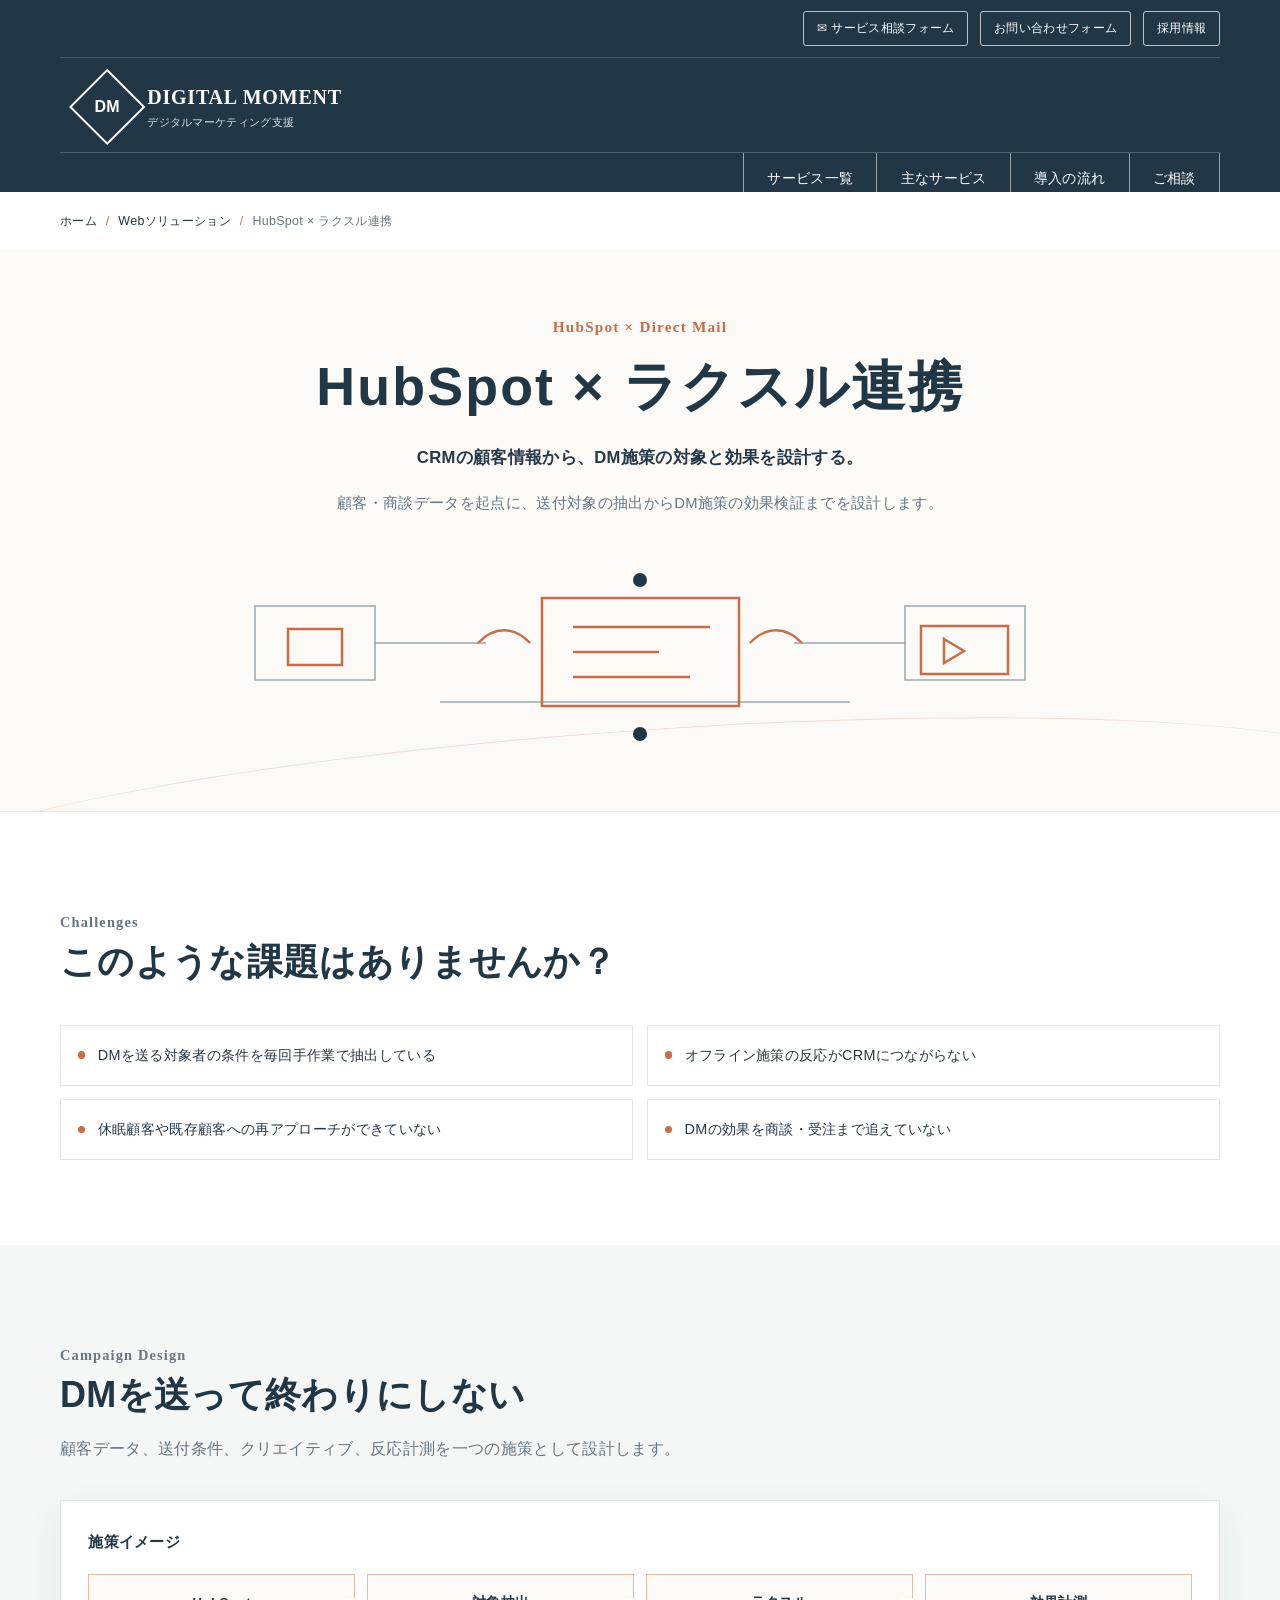
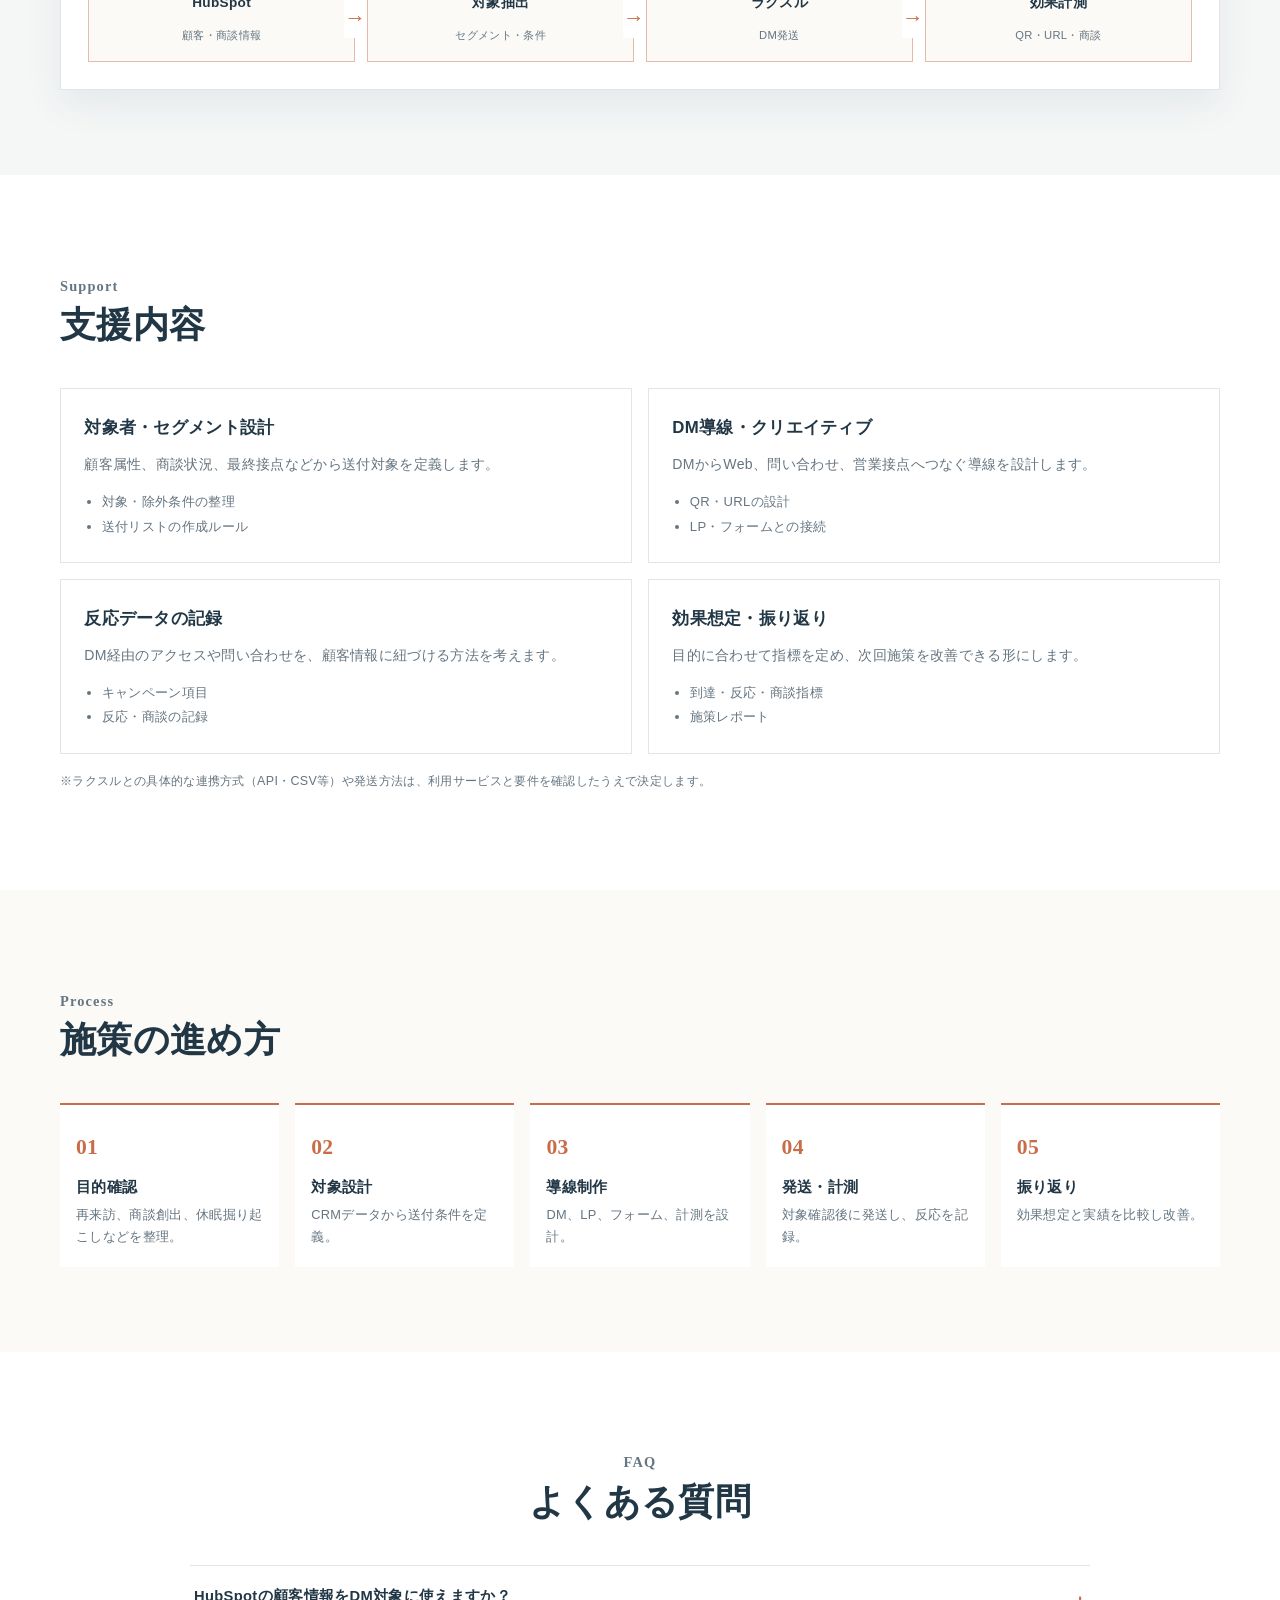
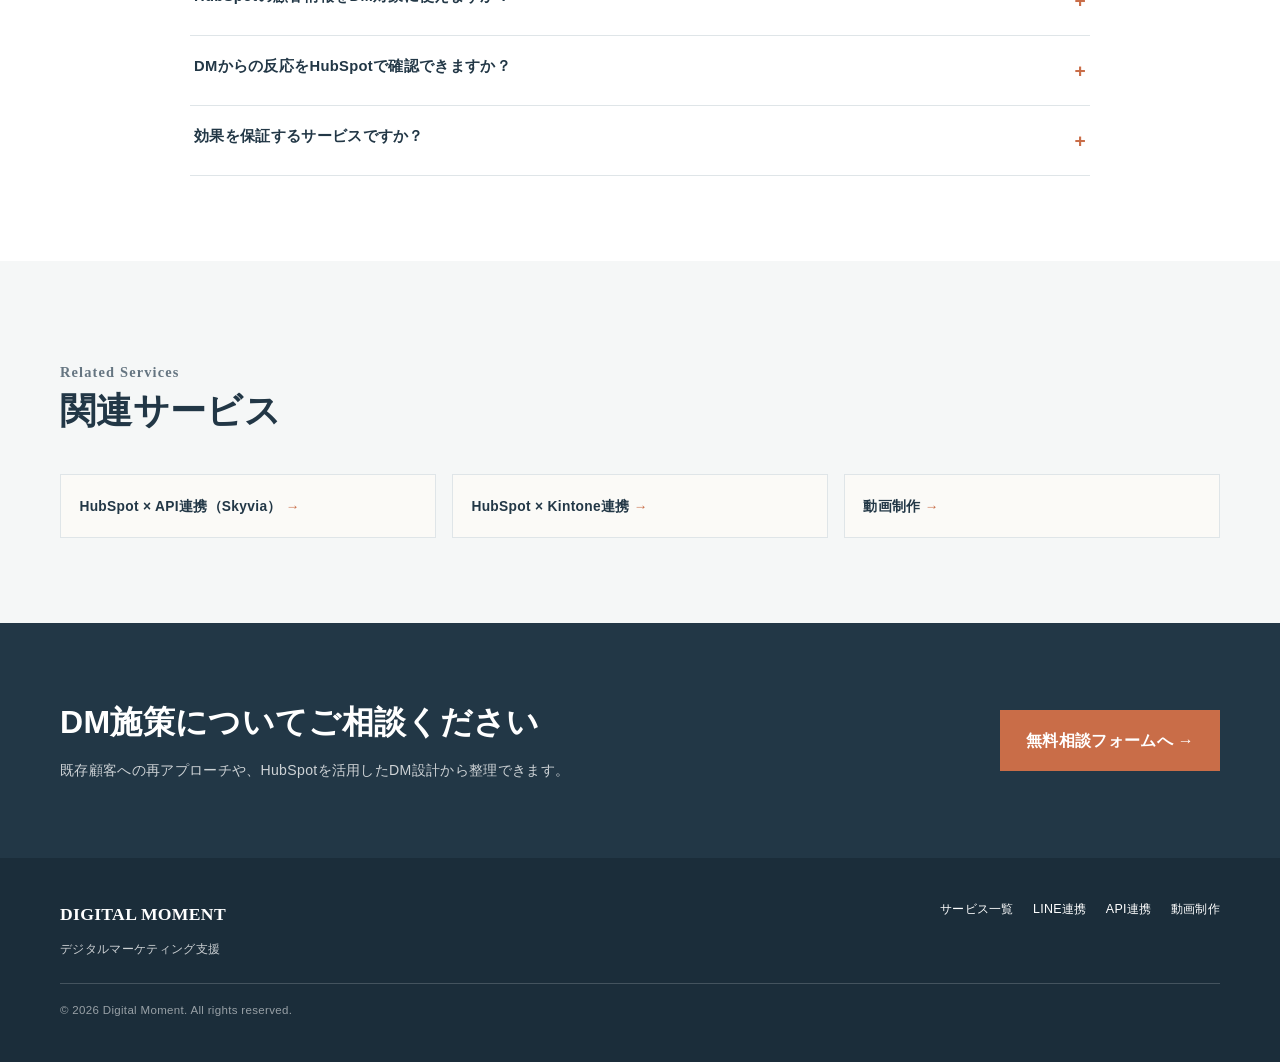
<file: d-moment-derived-pages/hubspot-rakusul-dm.html>
<!doctype html>
<html lang="ja">
<head>
  <meta charset="utf-8"><meta name="viewport" content="width=device-width, initial-scale=1">
  <title>HubSpot × ラクスル連携（DM施策） | Webソリューション</title>
  <meta name="description" content="HubSpotの顧客情報を起点に、ラクスルを活用したDM施策の対象抽出・効果検証を設計します。">
  <link rel="stylesheet" href="styles.css">
</head>
<body>
  <a class="skip-link" href="#main">本文へ移動</a>
  <header class="site-header"><div class="header-top"><a href="mailto:hello@example.jp">✉ サービス相談フォーム</a><a href="#contact">お問い合わせフォーム</a><a href="#contact">採用情報</a></div><div class="header-main"><div class="header-inner"><a class="brand" href="index.html" aria-label="サービス一覧へ"><span class="brand-mark"><span>DM</span></span><span class="brand-copy"><strong>DIGITAL MOMENT</strong><small>デジタルマーケティング支援</small></span></a><button class="menu-button" type="button" aria-expanded="false" aria-controls="global-nav">☰</button></div></div><nav id="global-nav" class="main-nav" aria-label="メインメニュー"><a href="index.html">サービス一覧</a><a href="index.html#services">主なサービス</a><a href="#process">導入の流れ</a><a href="#contact">ご相談</a></nav></header>
  <div class="breadcrumbs"><a href="index.html">ホーム</a><span>/</span><a href="index.html">Webソリューション</a><span>/</span>HubSpot × ラクスル連携</div>
  <main id="main">
    <section class="hero"><div class="hero-inner"><p class="eyebrow">HubSpot × Direct Mail</p><h1>HubSpot × ラクスル連携</h1><p class="hero-lead">CRMの顧客情報から、DM施策の対象と効果を設計する。</p><p class="hero-description">顧客・商談データを起点に、送付対象の抽出からDM施策の効果検証までを設計します。</p><svg class="hero-art" viewBox="0 0 820 220" role="img" aria-label="顧客情報からダイレクトメールへつなぐイメージ"><g class="thin"><rect x="25" y="55" width="120" height="74"/><rect x="675" y="55" width="120" height="74"/><path d="M145 92h111M564 92h111"/><path d="M210 151h410"/></g><g class="line"><rect x="312" y="47" width="197" height="108"/><path d="M343 76h137M343 101h86M343 126h117"/><path d="M248 92c16-17 36-17 52 0M572 92c-16-17-36-17-52 0"/><path d="M58 78h54v36H58zM691 75h87v48h-87z"/><path d="M714 88l20 12-20 12z"/></g><g class="dark"><circle cx="410" cy="29" r="7"/><circle cx="410" cy="183" r="7"/></g></svg></div></section>
    <section class="section"><div class="container"><div class="section-heading"><p class="section-kicker">Challenges</p><h2>このような課題はありませんか？</h2></div><div class="pain-grid"><div class="pain-item"><p>DMを送る対象者の条件を毎回手作業で抽出している</p></div><div class="pain-item"><p>オフライン施策の反応がCRMにつながらない</p></div><div class="pain-item"><p>休眠顧客や既存顧客への再アプローチができていない</p></div><div class="pain-item"><p>DMの効果を商談・受注まで追えていない</p></div></div></div></section>
    <section class="section section--soft"><div class="container"><div class="section-heading"><p class="section-kicker">Campaign Design</p><h2>DMを送って終わりにしない</h2><p>顧客データ、送付条件、クリエイティブ、反応計測を一つの施策として設計します。</p></div><div class="diagram-wrap"><p class="diagram-title">施策イメージ</p><div class="flow"><div class="flow-step">HubSpot<small>顧客・商談情報</small></div><div class="flow-step">対象抽出<small>セグメント・条件</small></div><div class="flow-step">ラクスル<small>DM発送</small></div><div class="flow-step">効果計測<small>QR・URL・商談</small></div></div></div></div></section>
    <section class="section"><div class="container"><div class="section-heading"><p class="section-kicker">Support</p><h2>支援内容</h2></div><div class="solution-grid"><article class="solution-card"><h3>対象者・セグメント設計</h3><p>顧客属性、商談状況、最終接点などから送付対象を定義します。</p><ul><li>対象・除外条件の整理</li><li>送付リストの作成ルール</li></ul></article><article class="solution-card"><h3>DM導線・クリエイティブ</h3><p>DMからWeb、問い合わせ、営業接点へつなぐ導線を設計します。</p><ul><li>QR・URLの設計</li><li>LP・フォームとの接続</li></ul></article><article class="solution-card"><h3>反応データの記録</h3><p>DM経由のアクセスや問い合わせを、顧客情報に紐づける方法を考えます。</p><ul><li>キャンペーン項目</li><li>反応・商談の記録</li></ul></article><article class="solution-card"><h3>効果想定・振り返り</h3><p>目的に合わせて指標を定め、次回施策を改善できる形にします。</p><ul><li>到達・反応・商談指標</li><li>施策レポート</li></ul></article></div><p class="note">※ラクスルとの具体的な連携方式（API・CSV等）や発送方法は、利用サービスと要件を確認したうえで決定します。</p></div></section>
    <section class="section section--cream" id="process"><div class="container"><div class="section-heading"><p class="section-kicker">Process</p><h2>施策の進め方</h2></div><div class="process"><article class="process-item"><h3>目的確認</h3><p>再来訪、商談創出、休眠掘り起こしなどを整理。</p></article><article class="process-item"><h3>対象設計</h3><p>CRMデータから送付条件を定義。</p></article><article class="process-item"><h3>導線制作</h3><p>DM、LP、フォーム、計測を設計。</p></article><article class="process-item"><h3>発送・計測</h3><p>対象確認後に発送し、反応を記録。</p></article><article class="process-item"><h3>振り返り</h3><p>効果想定と実績を比較し改善。</p></article></div></div></section>
    <section class="section"><div class="container"><div class="section-heading center"><p class="section-kicker">FAQ</p><h2>よくある質問</h2></div><div class="faq"><details><summary>HubSpotの顧客情報をDM対象に使えますか？</summary><div class="answer">顧客情報の項目、利用目的、同意・除外条件を確認し、対象抽出のルールを整理します。</div></details><details><summary>DMからの反応をHubSpotで確認できますか？</summary><div class="answer">QRコードやURL、フォームなど、施策に合わせた計測方法を設計します。</div></details><details><summary>効果を保証するサービスですか？</summary><div class="answer">効果を保証するものではありません。目的と前提を明確にし、想定指標を置いたうえで検証・改善します。</div></details></div></div></section>
    <section class="section section--soft"><div class="container"><div class="section-heading"><p class="section-kicker">Related Services</p><h2>関連サービス</h2></div><div class="related"><a href="hubspot-skyvia.html">HubSpot × API連携（Skyvia）</a><a href="hubspot-kintone.html">HubSpot × Kintone連携</a><a href="video-production.html">動画制作</a></div></div></section>
    <section class="cta-section" id="contact"><div class="container cta-box"><div><h2>DM施策についてご相談ください</h2><p>既存顧客への再アプローチや、HubSpotを活用したDM設計から整理できます。</p></div><a class="button" href="mailto:hello@example.jp?subject=DM施策相談">無料相談フォームへ →</a></div></section>
  </main>
  <footer class="site-footer"><div class="footer-inner"><div class="footer-copy"><strong>DIGITAL MOMENT</strong>デジタルマーケティング支援</div><nav class="footer-nav"><a href="index.html">サービス一覧</a><a href="hubspot-kuzen-line.html">LINE連携</a><a href="hubspot-skyvia.html">API連携</a><a href="video-production.html">動画制作</a></nav></div><div class="footer-bottom">© <span data-year></span> Digital Moment. All rights reserved.</div></footer>
  <script src="site.js"></script>
</body>
</html>
</file>
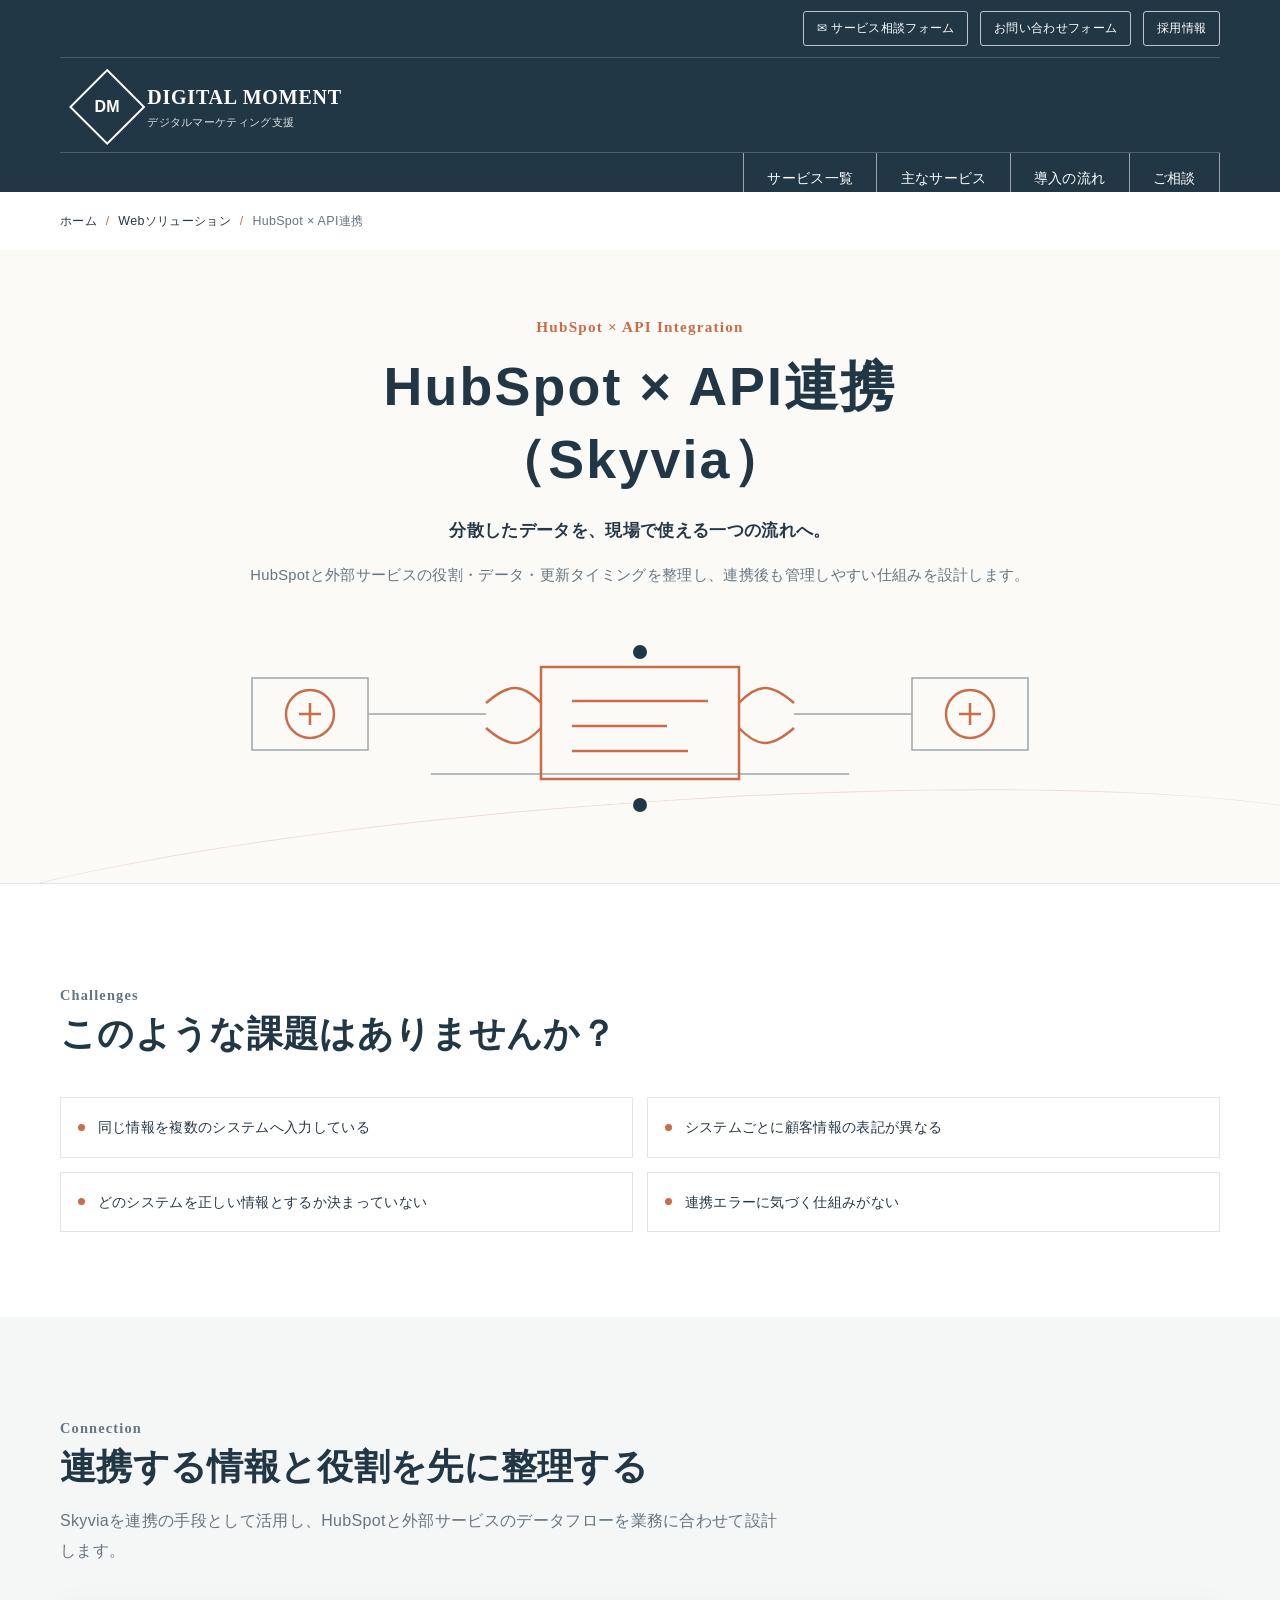
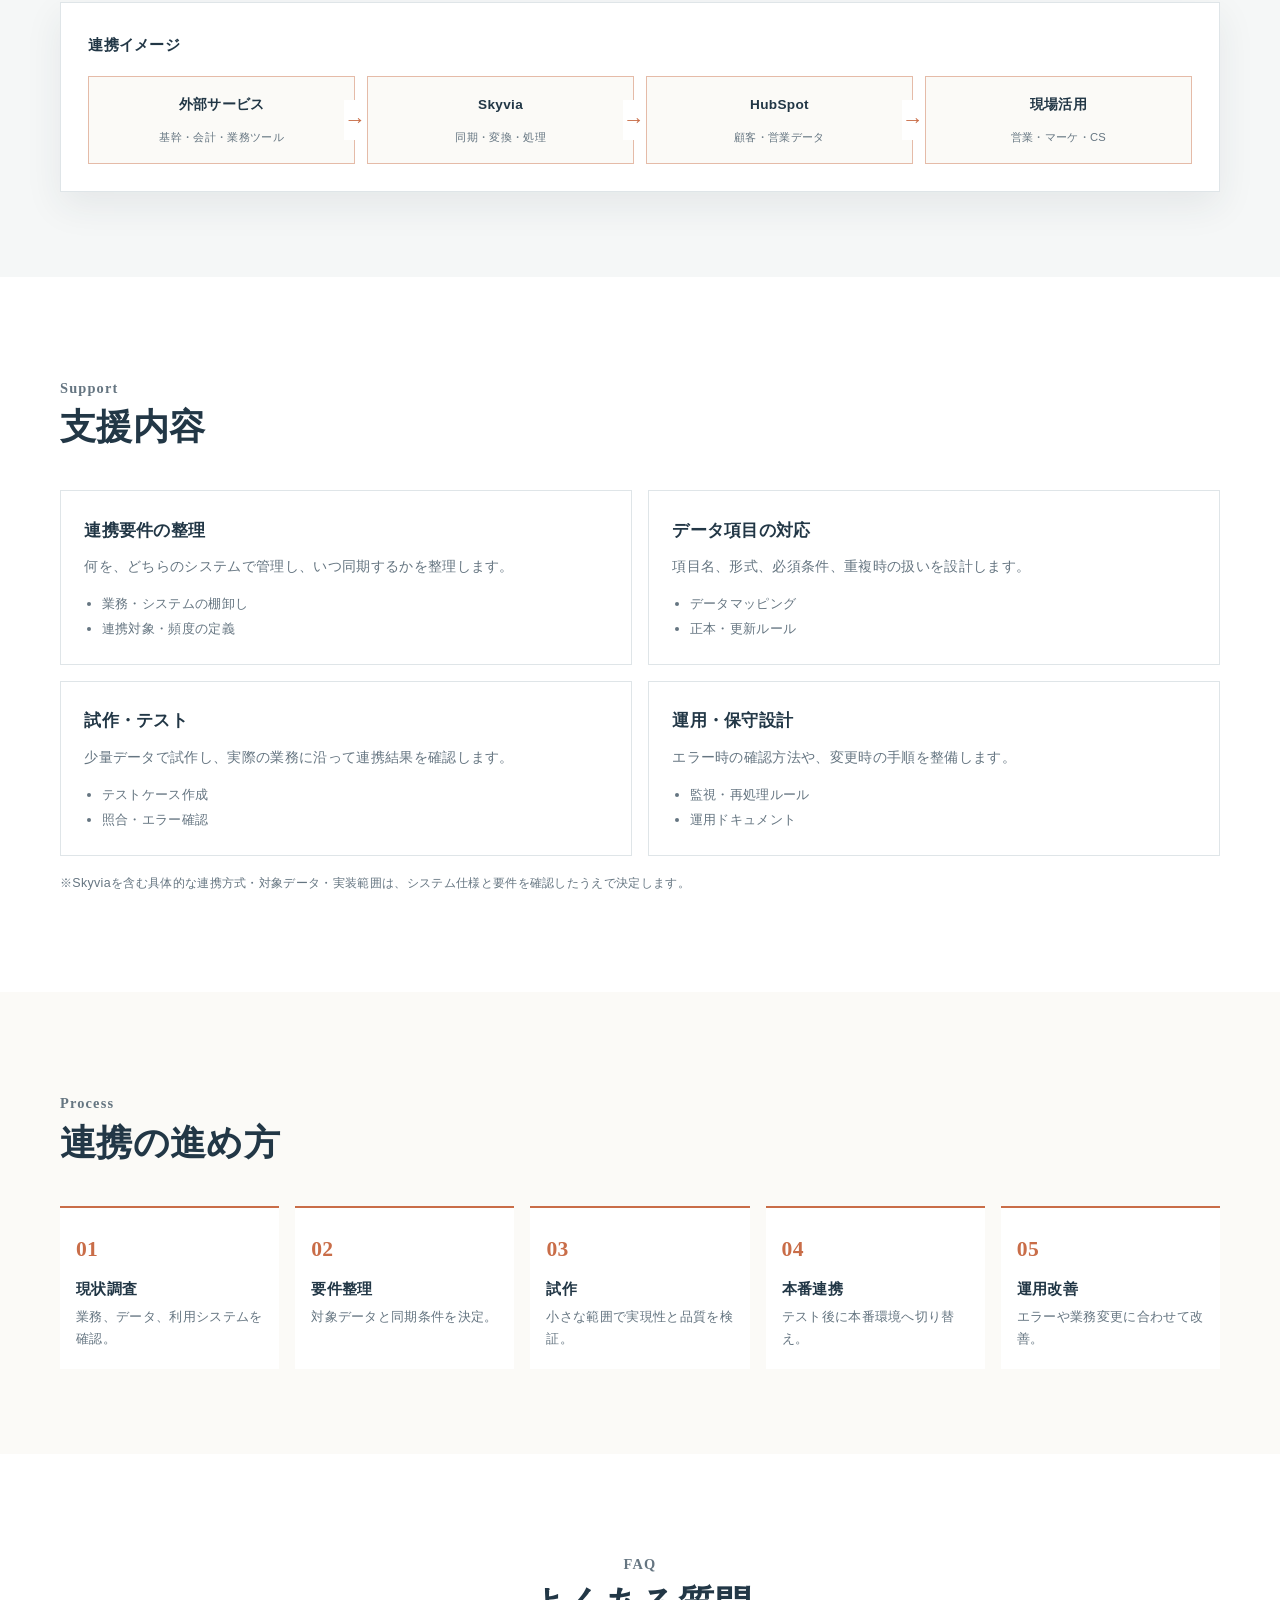
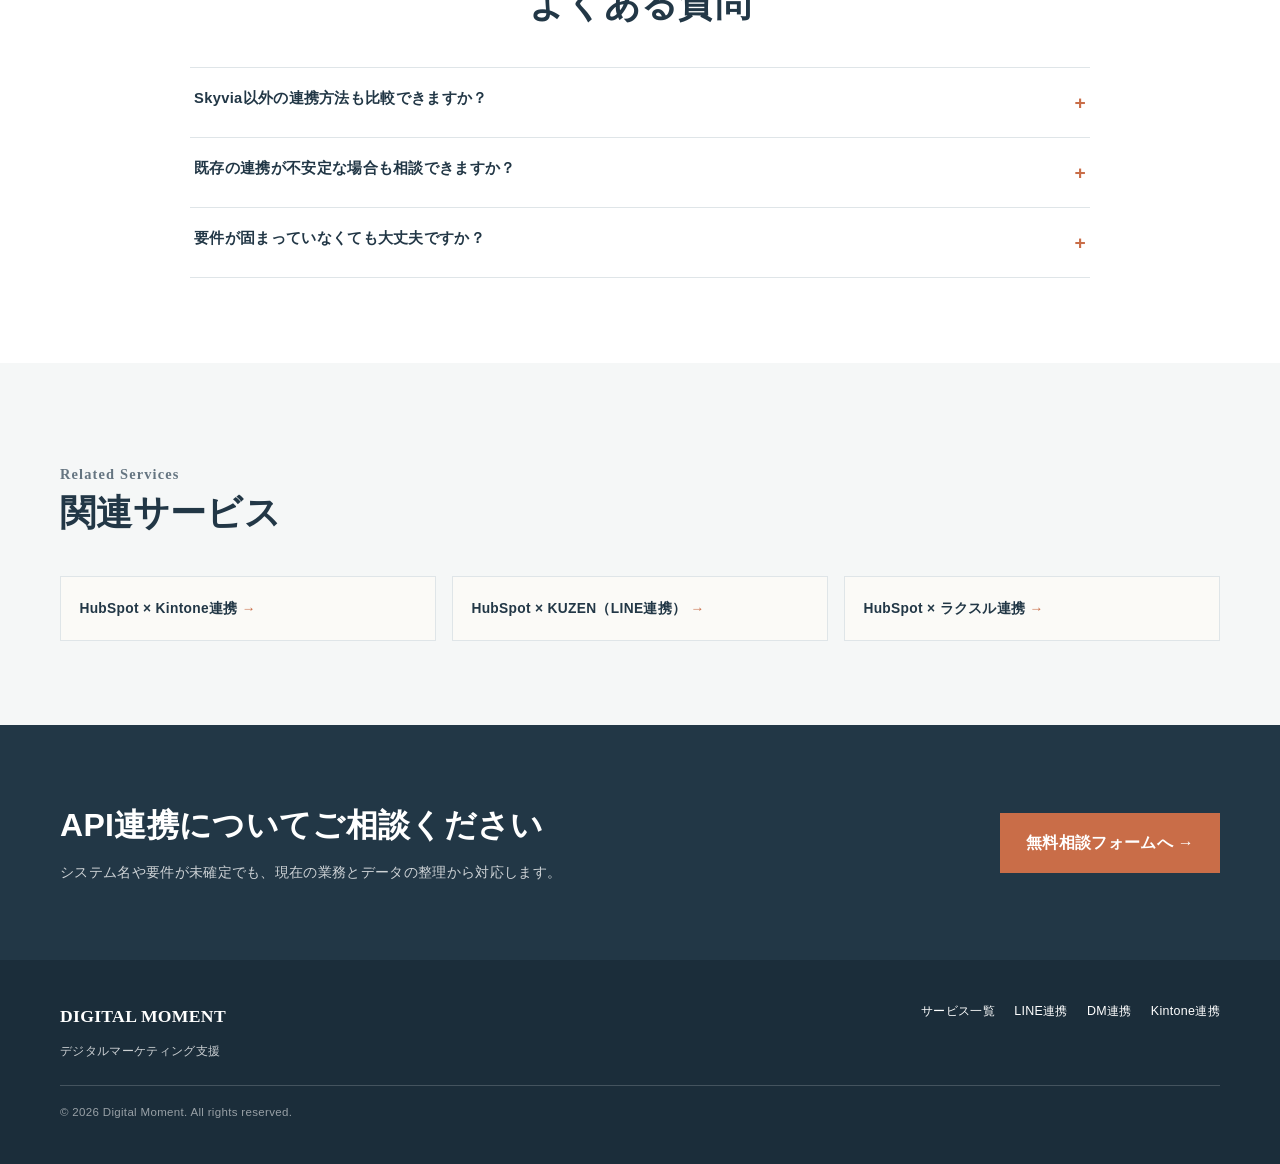
<file: d-moment-derived-pages/hubspot-skyvia.html>
<!doctype html>
<html lang="ja">
<head>
  <meta charset="utf-8"><meta name="viewport" content="width=device-width, initial-scale=1">
  <title>HubSpot × API連携（Skyvia） | Webソリューション</title>
  <meta name="description" content="HubSpotと外部サービスのデータ連携を、Skyviaを活用して設計・検証・運用支援します。">
  <link rel="stylesheet" href="styles.css">
</head>
<body>
  <a class="skip-link" href="#main">本文へ移動</a>
  <header class="site-header"><div class="header-top"><a href="mailto:hello@example.jp">✉ サービス相談フォーム</a><a href="#contact">お問い合わせフォーム</a><a href="#contact">採用情報</a></div><div class="header-main"><div class="header-inner"><a class="brand" href="index.html" aria-label="サービス一覧へ"><span class="brand-mark"><span>DM</span></span><span class="brand-copy"><strong>DIGITAL MOMENT</strong><small>デジタルマーケティング支援</small></span></a><button class="menu-button" type="button" aria-expanded="false" aria-controls="global-nav">☰</button></div></div><nav id="global-nav" class="main-nav" aria-label="メインメニュー"><a href="index.html">サービス一覧</a><a href="index.html#services">主なサービス</a><a href="#process">導入の流れ</a><a href="#contact">ご相談</a></nav></header>
  <div class="breadcrumbs"><a href="index.html">ホーム</a><span>/</span><a href="index.html">Webソリューション</a><span>/</span>HubSpot × API連携</div>
  <main id="main">
    <section class="hero"><div class="hero-inner"><p class="eyebrow">HubSpot × API Integration</p><h1>HubSpot × API連携<br>（Skyvia）</h1><p class="hero-lead">分散したデータを、現場で使える一つの流れへ。</p><p class="hero-description">HubSpotと外部サービスの役割・データ・更新タイミングを整理し、連携後も管理しやすい仕組みを設計します。</p><svg class="hero-art" viewBox="0 0 820 220" role="img" aria-label="外部サービスとHubSpotをつなぐイメージ"><g class="thin"><rect x="22" y="55" width="116" height="72"/><rect x="682" y="55" width="116" height="72"/><path d="M138 91h118M564 91h118"/><path d="M201 151h418"/></g><g class="line"><rect x="311" y="44" width="198" height="112"/><path d="M342 78h136M342 103h95M342 128h116"/><path d="M256 80c23-20 36-20 55 0M564 80c-23-20-36-20-55 0M256 105c23 20 36 20 55 0M564 105c-23 20-36 20-55 0"/><circle cx="80" cy="91" r="24"/><path d="M69 91h22M80 80v22"/><circle cx="740" cy="91" r="24"/><path d="M729 91h22M740 80v22"/></g><g class="dark"><circle cx="410" cy="29" r="7"/><circle cx="410" cy="182" r="7"/></g></svg></div></section>
    <section class="section"><div class="container"><div class="section-heading"><p class="section-kicker">Challenges</p><h2>このような課題はありませんか？</h2></div><div class="pain-grid"><div class="pain-item"><p>同じ情報を複数のシステムへ入力している</p></div><div class="pain-item"><p>システムごとに顧客情報の表記が異なる</p></div><div class="pain-item"><p>どのシステムを正しい情報とするか決まっていない</p></div><div class="pain-item"><p>連携エラーに気づく仕組みがない</p></div></div></div></section>
    <section class="section section--soft"><div class="container"><div class="section-heading"><p class="section-kicker">Connection</p><h2>連携する情報と役割を先に整理する</h2><p>Skyviaを連携の手段として活用し、HubSpotと外部サービスのデータフローを業務に合わせて設計します。</p></div><div class="diagram-wrap"><p class="diagram-title">連携イメージ</p><div class="flow"><div class="flow-step">外部サービス<small>基幹・会計・業務ツール</small></div><div class="flow-step">Skyvia<small>同期・変換・処理</small></div><div class="flow-step">HubSpot<small>顧客・営業データ</small></div><div class="flow-step">現場活用<small>営業・マーケ・CS</small></div></div></div></div></section>
    <section class="section"><div class="container"><div class="section-heading"><p class="section-kicker">Support</p><h2>支援内容</h2></div><div class="solution-grid"><article class="solution-card"><h3>連携要件の整理</h3><p>何を、どちらのシステムで管理し、いつ同期するかを整理します。</p><ul><li>業務・システムの棚卸し</li><li>連携対象・頻度の定義</li></ul></article><article class="solution-card"><h3>データ項目の対応</h3><p>項目名、形式、必須条件、重複時の扱いを設計します。</p><ul><li>データマッピング</li><li>正本・更新ルール</li></ul></article><article class="solution-card"><h3>試作・テスト</h3><p>少量データで試作し、実際の業務に沿って連携結果を確認します。</p><ul><li>テストケース作成</li><li>照合・エラー確認</li></ul></article><article class="solution-card"><h3>運用・保守設計</h3><p>エラー時の確認方法や、変更時の手順を整備します。</p><ul><li>監視・再処理ルール</li><li>運用ドキュメント</li></ul></article></div><p class="note">※Skyviaを含む具体的な連携方式・対象データ・実装範囲は、システム仕様と要件を確認したうえで決定します。</p></div></section>
    <section class="section section--cream" id="process"><div class="container"><div class="section-heading"><p class="section-kicker">Process</p><h2>連携の進め方</h2></div><div class="process"><article class="process-item"><h3>現状調査</h3><p>業務、データ、利用システムを確認。</p></article><article class="process-item"><h3>要件整理</h3><p>対象データと同期条件を決定。</p></article><article class="process-item"><h3>試作</h3><p>小さな範囲で実現性と品質を検証。</p></article><article class="process-item"><h3>本番連携</h3><p>テスト後に本番環境へ切り替え。</p></article><article class="process-item"><h3>運用改善</h3><p>エラーや業務変更に合わせて改善。</p></article></div></div></section>
    <section class="section"><div class="container"><div class="section-heading center"><p class="section-kicker">FAQ</p><h2>よくある質問</h2></div><div class="faq"><details><summary>Skyvia以外の連携方法も比較できますか？</summary><div class="answer">はい。標準機能、アプリ、iPaaS、APIなどを、対象データ・保守性・費用・運用体制から比較します。</div></details><details><summary>既存の連携が不安定な場合も相談できますか？</summary><div class="answer">現在の処理、エラー、データの不整合を確認し、原因と優先順位を整理します。</div></details><details><summary>要件が固まっていなくても大丈夫ですか？</summary><div class="answer">連携したい業務や困っている二重入力をお聞きし、必要な要件から一緒に整理します。</div></details></div></div></section>
    <section class="section section--soft"><div class="container"><div class="section-heading"><p class="section-kicker">Related Services</p><h2>関連サービス</h2></div><div class="related"><a href="hubspot-kintone.html">HubSpot × Kintone連携</a><a href="hubspot-kuzen-line.html">HubSpot × KUZEN（LINE連携）</a><a href="hubspot-rakusul-dm.html">HubSpot × ラクスル連携</a></div></div></section>
    <section class="cta-section" id="contact"><div class="container cta-box"><div><h2>API連携についてご相談ください</h2><p>システム名や要件が未確定でも、現在の業務とデータの整理から対応します。</p></div><a class="button" href="mailto:hello@example.jp?subject=API連携相談">無料相談フォームへ →</a></div></section>
  </main>
  <footer class="site-footer"><div class="footer-inner"><div class="footer-copy"><strong>DIGITAL MOMENT</strong>デジタルマーケティング支援</div><nav class="footer-nav"><a href="index.html">サービス一覧</a><a href="hubspot-kuzen-line.html">LINE連携</a><a href="hubspot-rakusul-dm.html">DM連携</a><a href="hubspot-kintone.html">Kintone連携</a></nav></div><div class="footer-bottom">© <span data-year></span> Digital Moment. All rights reserved.</div></footer>
  <script src="site.js"></script>
</body>
</html>
</file>
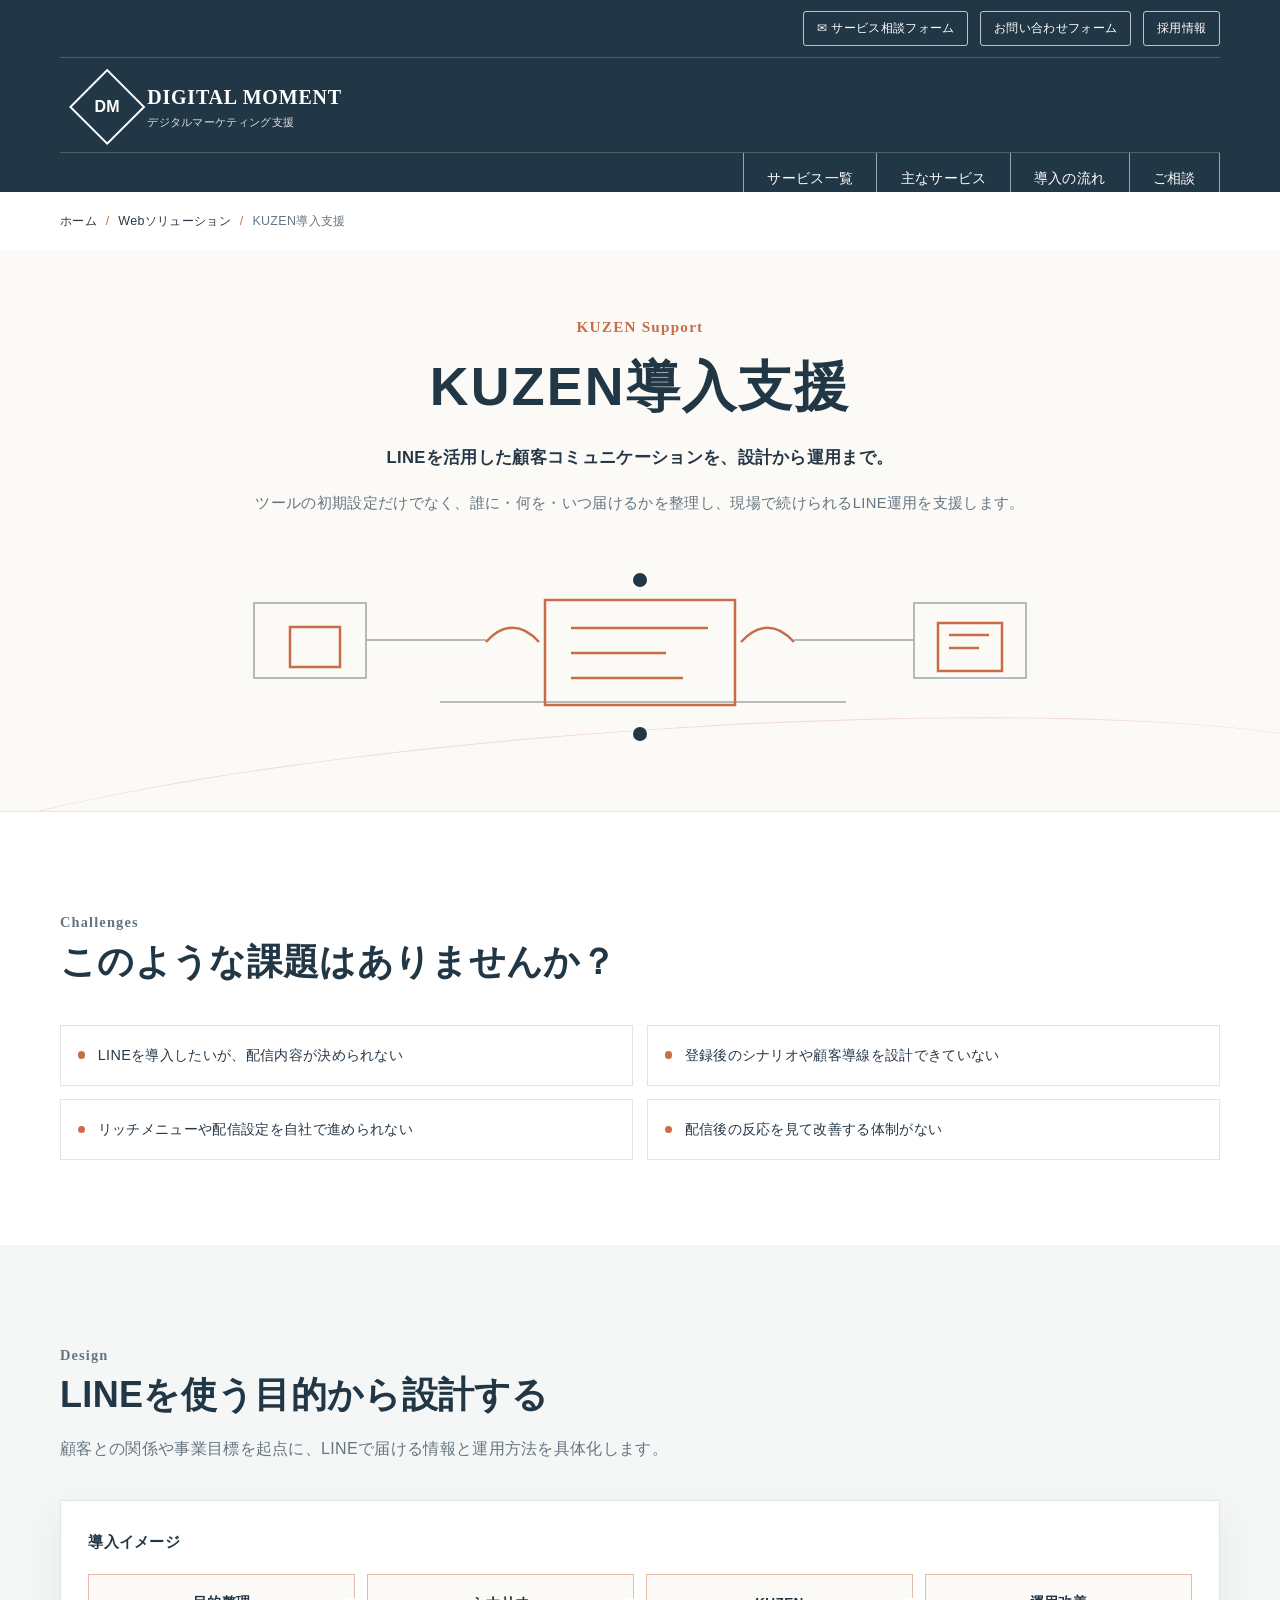
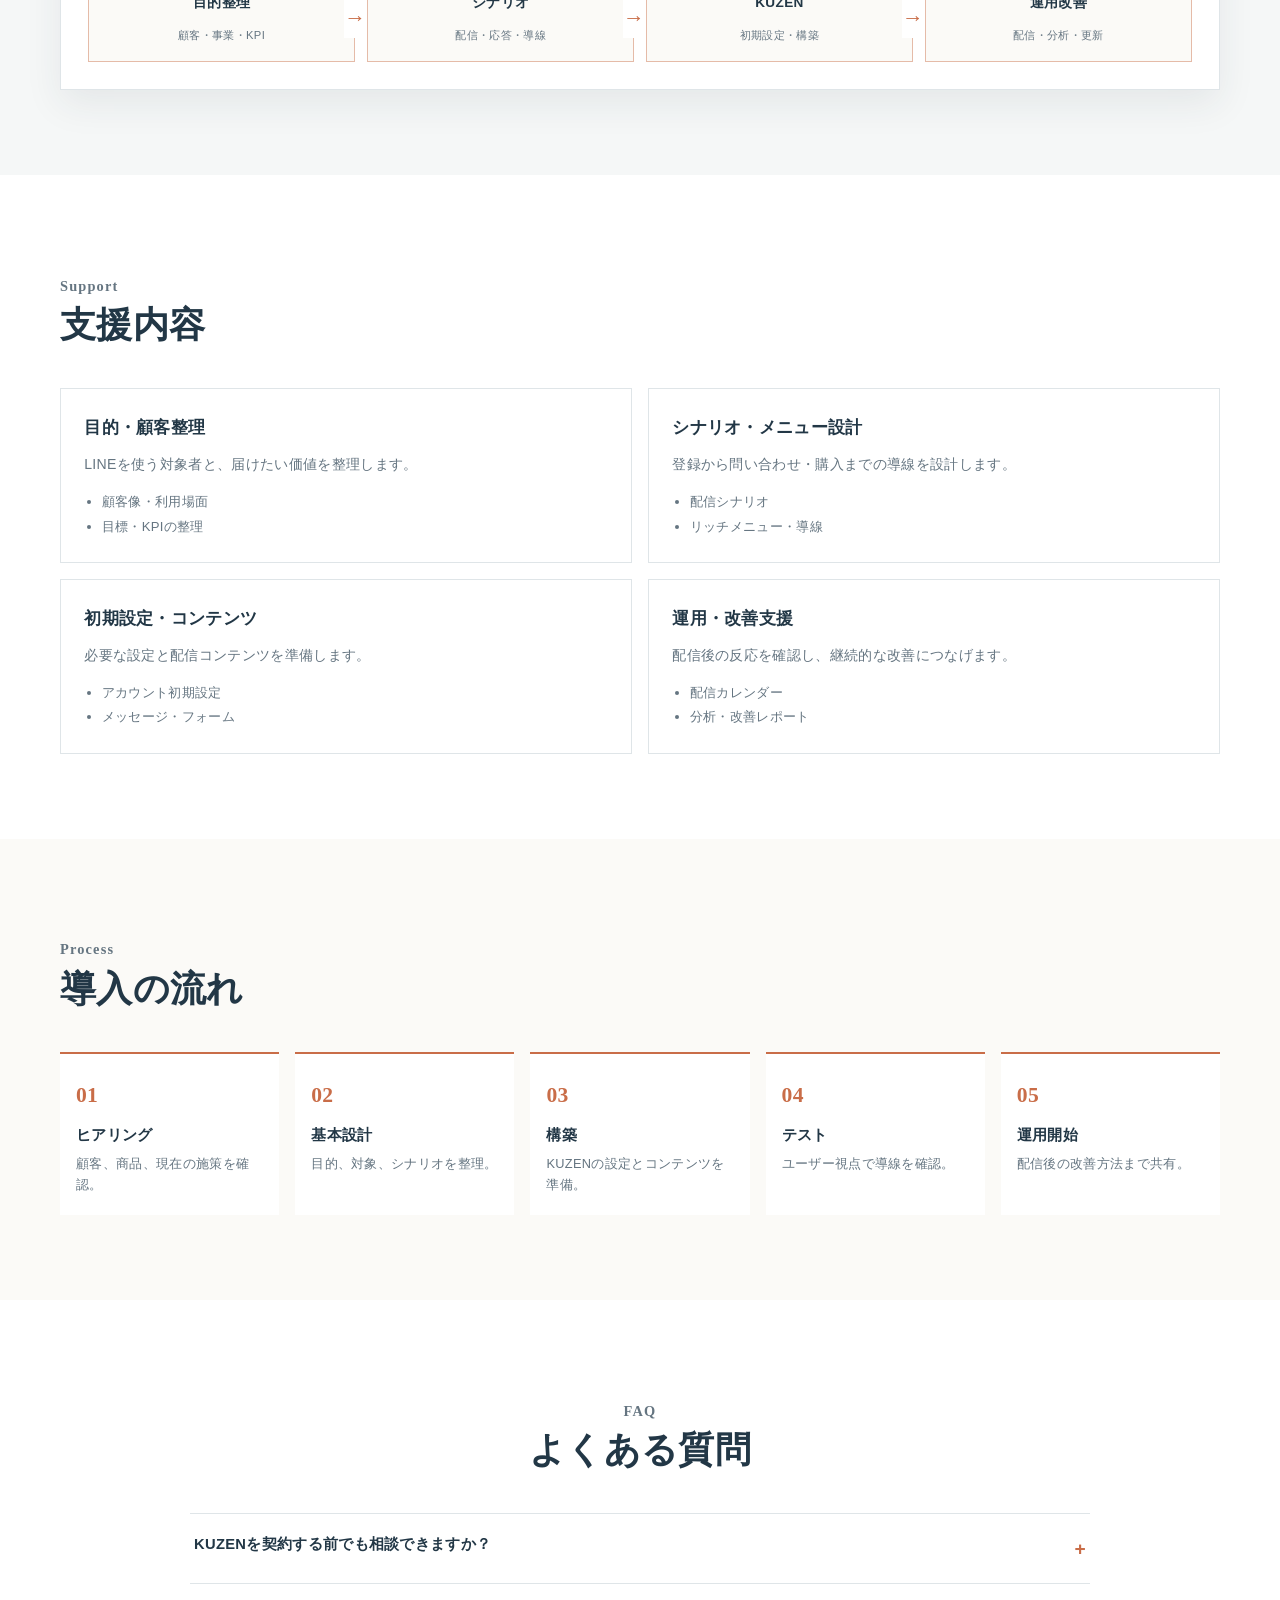
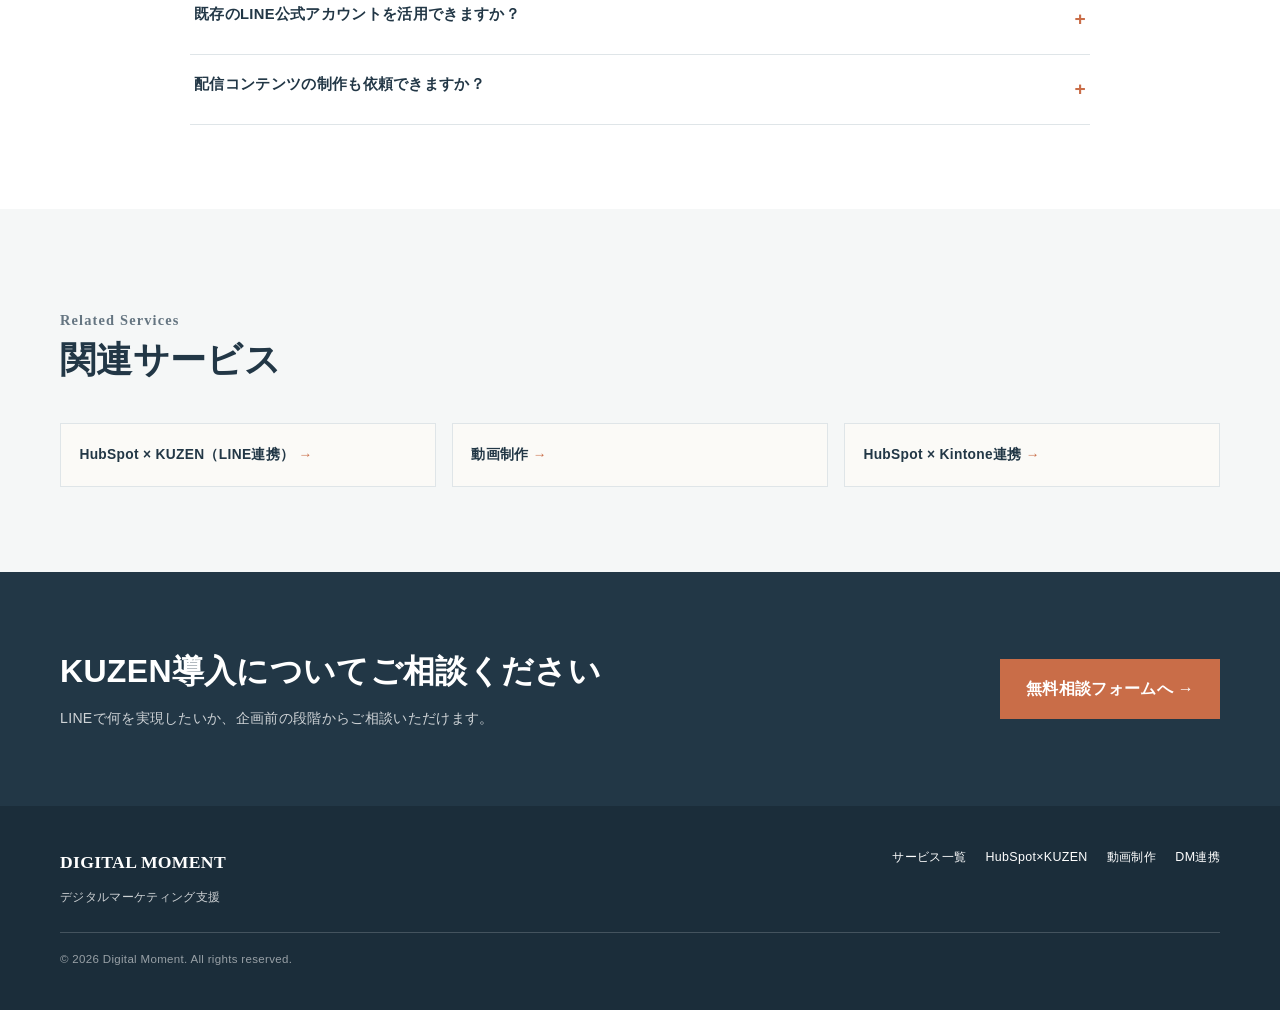
<file: d-moment-derived-pages/kuzen-support.html>
<!doctype html>
<html lang="ja">
<head>
  <meta charset="utf-8"><meta name="viewport" content="width=device-width, initial-scale=1">
  <title>KUZEN導入支援 | Webソリューション</title>
  <meta name="description" content="KUZENを活用したLINEの顧客コミュニケーションを、目的整理・初期設定・運用改善まで支援します。">
  <link rel="stylesheet" href="styles.css">
</head>
<body>
  <a class="skip-link" href="#main">本文へ移動</a>
  <header class="site-header"><div class="header-top"><a href="mailto:hello@example.jp">✉ サービス相談フォーム</a><a href="#contact">お問い合わせフォーム</a><a href="#contact">採用情報</a></div><div class="header-main"><div class="header-inner"><a class="brand" href="index.html" aria-label="サービス一覧へ"><span class="brand-mark"><span>DM</span></span><span class="brand-copy"><strong>DIGITAL MOMENT</strong><small>デジタルマーケティング支援</small></span></a><button class="menu-button" type="button" aria-expanded="false" aria-controls="global-nav">☰</button></div></div><nav id="global-nav" class="main-nav" aria-label="メインメニュー"><a href="index.html">サービス一覧</a><a href="index.html#services">主なサービス</a><a href="#process">導入の流れ</a><a href="#contact">ご相談</a></nav></header>
  <div class="breadcrumbs"><a href="index.html">ホーム</a><span>/</span><a href="index.html">Webソリューション</a><span>/</span>KUZEN導入支援</div>
  <main id="main">
    <section class="hero"><div class="hero-inner"><p class="eyebrow">KUZEN Support</p><h1>KUZEN導入支援</h1><p class="hero-lead">LINEを活用した顧客コミュニケーションを、設計から運用まで。</p><p class="hero-description">ツールの初期設定だけでなく、誰に・何を・いつ届けるかを整理し、現場で続けられるLINE運用を支援します。</p><svg class="hero-art" viewBox="0 0 820 220" role="img" aria-label="KUZENを活用したLINE運用のイメージ"><g class="thin"><rect x="24" y="52" width="112" height="75"/><rect x="684" y="52" width="112" height="75"/><path d="M136 89h120M564 89h120"/><path d="M210 151h406"/></g><g class="line"><path d="M315 49h190v105H315z"/><path d="M341 77h137M341 102h95M341 127h112"/><path d="M256 91c17-19 36-19 53 0M564 91c-17-19-36-19-53 0"/><path d="M60 76h50v40H60zM708 72h64v48h-64z"/><path d="M719 84h40M719 97h30"/></g><g class="dark"><circle cx="410" cy="29" r="7"/><circle cx="410" cy="183" r="7"/></g></svg></div></section>
    <section class="section"><div class="container"><div class="section-heading"><p class="section-kicker">Challenges</p><h2>このような課題はありませんか？</h2></div><div class="pain-grid"><div class="pain-item"><p>LINEを導入したいが、配信内容が決められない</p></div><div class="pain-item"><p>登録後のシナリオや顧客導線を設計できていない</p></div><div class="pain-item"><p>リッチメニューや配信設定を自社で進められない</p></div><div class="pain-item"><p>配信後の反応を見て改善する体制がない</p></div></div></div></section>
    <section class="section section--soft"><div class="container"><div class="section-heading"><p class="section-kicker">Design</p><h2>LINEを使う目的から設計する</h2><p>顧客との関係や事業目標を起点に、LINEで届ける情報と運用方法を具体化します。</p></div><div class="diagram-wrap"><p class="diagram-title">導入イメージ</p><div class="flow"><div class="flow-step">目的整理<small>顧客・事業・KPI</small></div><div class="flow-step">シナリオ<small>配信・応答・導線</small></div><div class="flow-step">KUZEN<small>初期設定・構築</small></div><div class="flow-step">運用改善<small>配信・分析・更新</small></div></div></div></div></section>
    <section class="section"><div class="container"><div class="section-heading"><p class="section-kicker">Support</p><h2>支援内容</h2></div><div class="solution-grid"><article class="solution-card"><h3>目的・顧客整理</h3><p>LINEを使う対象者と、届けたい価値を整理します。</p><ul><li>顧客像・利用場面</li><li>目標・KPIの整理</li></ul></article><article class="solution-card"><h3>シナリオ・メニュー設計</h3><p>登録から問い合わせ・購入までの導線を設計します。</p><ul><li>配信シナリオ</li><li>リッチメニュー・導線</li></ul></article><article class="solution-card"><h3>初期設定・コンテンツ</h3><p>必要な設定と配信コンテンツを準備します。</p><ul><li>アカウント初期設定</li><li>メッセージ・フォーム</li></ul></article><article class="solution-card"><h3>運用・改善支援</h3><p>配信後の反応を確認し、継続的な改善につなげます。</p><ul><li>配信カレンダー</li><li>分析・改善レポート</li></ul></article></div></div></section>
    <section class="section section--cream" id="process"><div class="container"><div class="section-heading"><p class="section-kicker">Process</p><h2>導入の流れ</h2></div><div class="process"><article class="process-item"><h3>ヒアリング</h3><p>顧客、商品、現在の施策を確認。</p></article><article class="process-item"><h3>基本設計</h3><p>目的、対象、シナリオを整理。</p></article><article class="process-item"><h3>構築</h3><p>KUZENの設定とコンテンツを準備。</p></article><article class="process-item"><h3>テスト</h3><p>ユーザー視点で導線を確認。</p></article><article class="process-item"><h3>運用開始</h3><p>配信後の改善方法まで共有。</p></article></div></div></section>
    <section class="section"><div class="container"><div class="section-heading center"><p class="section-kicker">FAQ</p><h2>よくある質問</h2></div><div class="faq"><details><summary>KUZENを契約する前でも相談できますか？</summary><div class="answer">はい。LINEを使う目的や運用体制を整理し、必要な機能や進め方からご提案します。</div></details><details><summary>既存のLINE公式アカウントを活用できますか？</summary><div class="answer">既存アカウントの状況と移行範囲を確認し、継続利用・再設計の方法を検討します。</div></details><details><summary>配信コンテンツの制作も依頼できますか？</summary><div class="answer">配信内容、画像、フォーム、導線など、必要な範囲を整理して制作を支援します。</div></details></div></div></section>
    <section class="section section--soft"><div class="container"><div class="section-heading"><p class="section-kicker">Related Services</p><h2>関連サービス</h2></div><div class="related"><a href="hubspot-kuzen-line.html">HubSpot × KUZEN（LINE連携）</a><a href="video-production.html">動画制作</a><a href="hubspot-kintone.html">HubSpot × Kintone連携</a></div></div></section>
    <section class="cta-section" id="contact"><div class="container cta-box"><div><h2>KUZEN導入についてご相談ください</h2><p>LINEで何を実現したいか、企画前の段階からご相談いただけます。</p></div><a class="button" href="mailto:hello@example.jp?subject=KUZEN導入相談">無料相談フォームへ →</a></div></section>
  </main>
  <footer class="site-footer"><div class="footer-inner"><div class="footer-copy"><strong>DIGITAL MOMENT</strong>デジタルマーケティング支援</div><nav class="footer-nav"><a href="index.html">サービス一覧</a><a href="hubspot-kuzen-line.html">HubSpot×KUZEN</a><a href="video-production.html">動画制作</a><a href="hubspot-rakusul-dm.html">DM連携</a></nav></div><div class="footer-bottom">© <span data-year></span> Digital Moment. All rights reserved.</div></footer>
  <script src="site.js"></script>
</body>
</html>
</file>
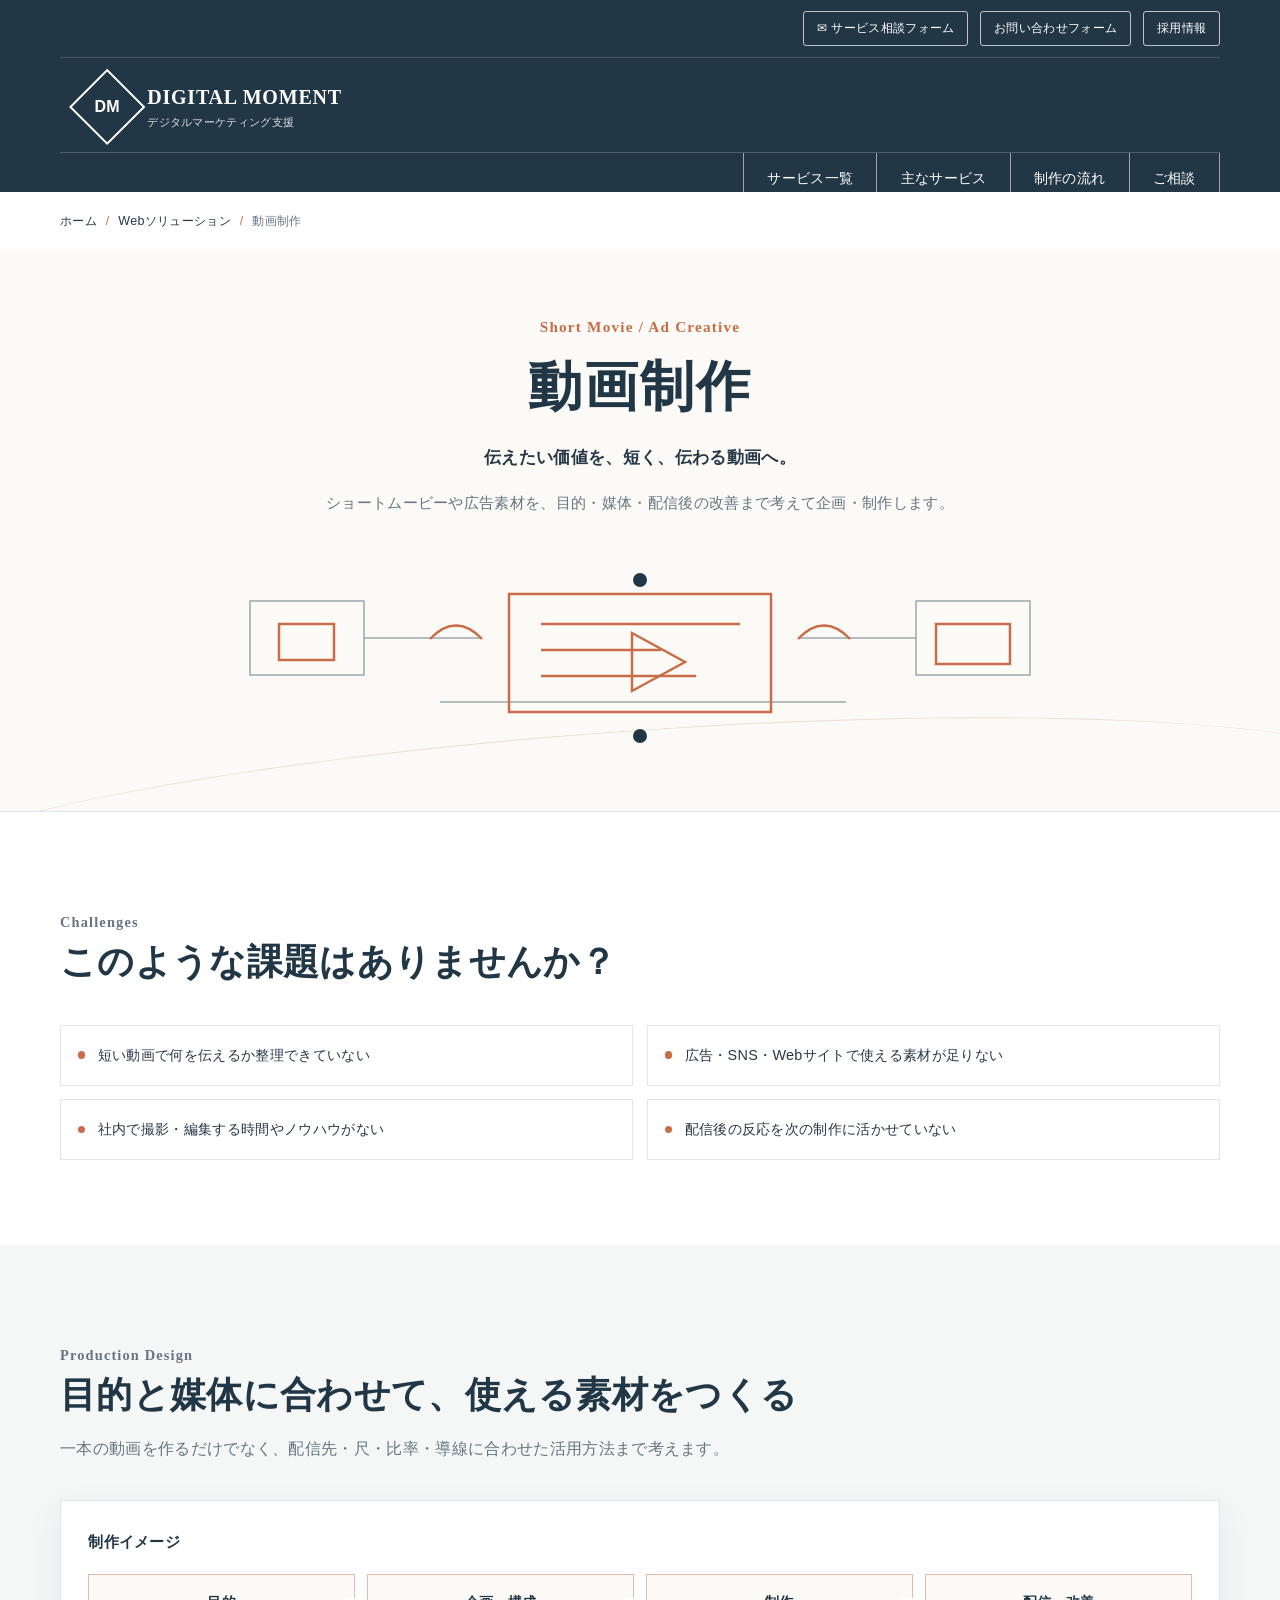
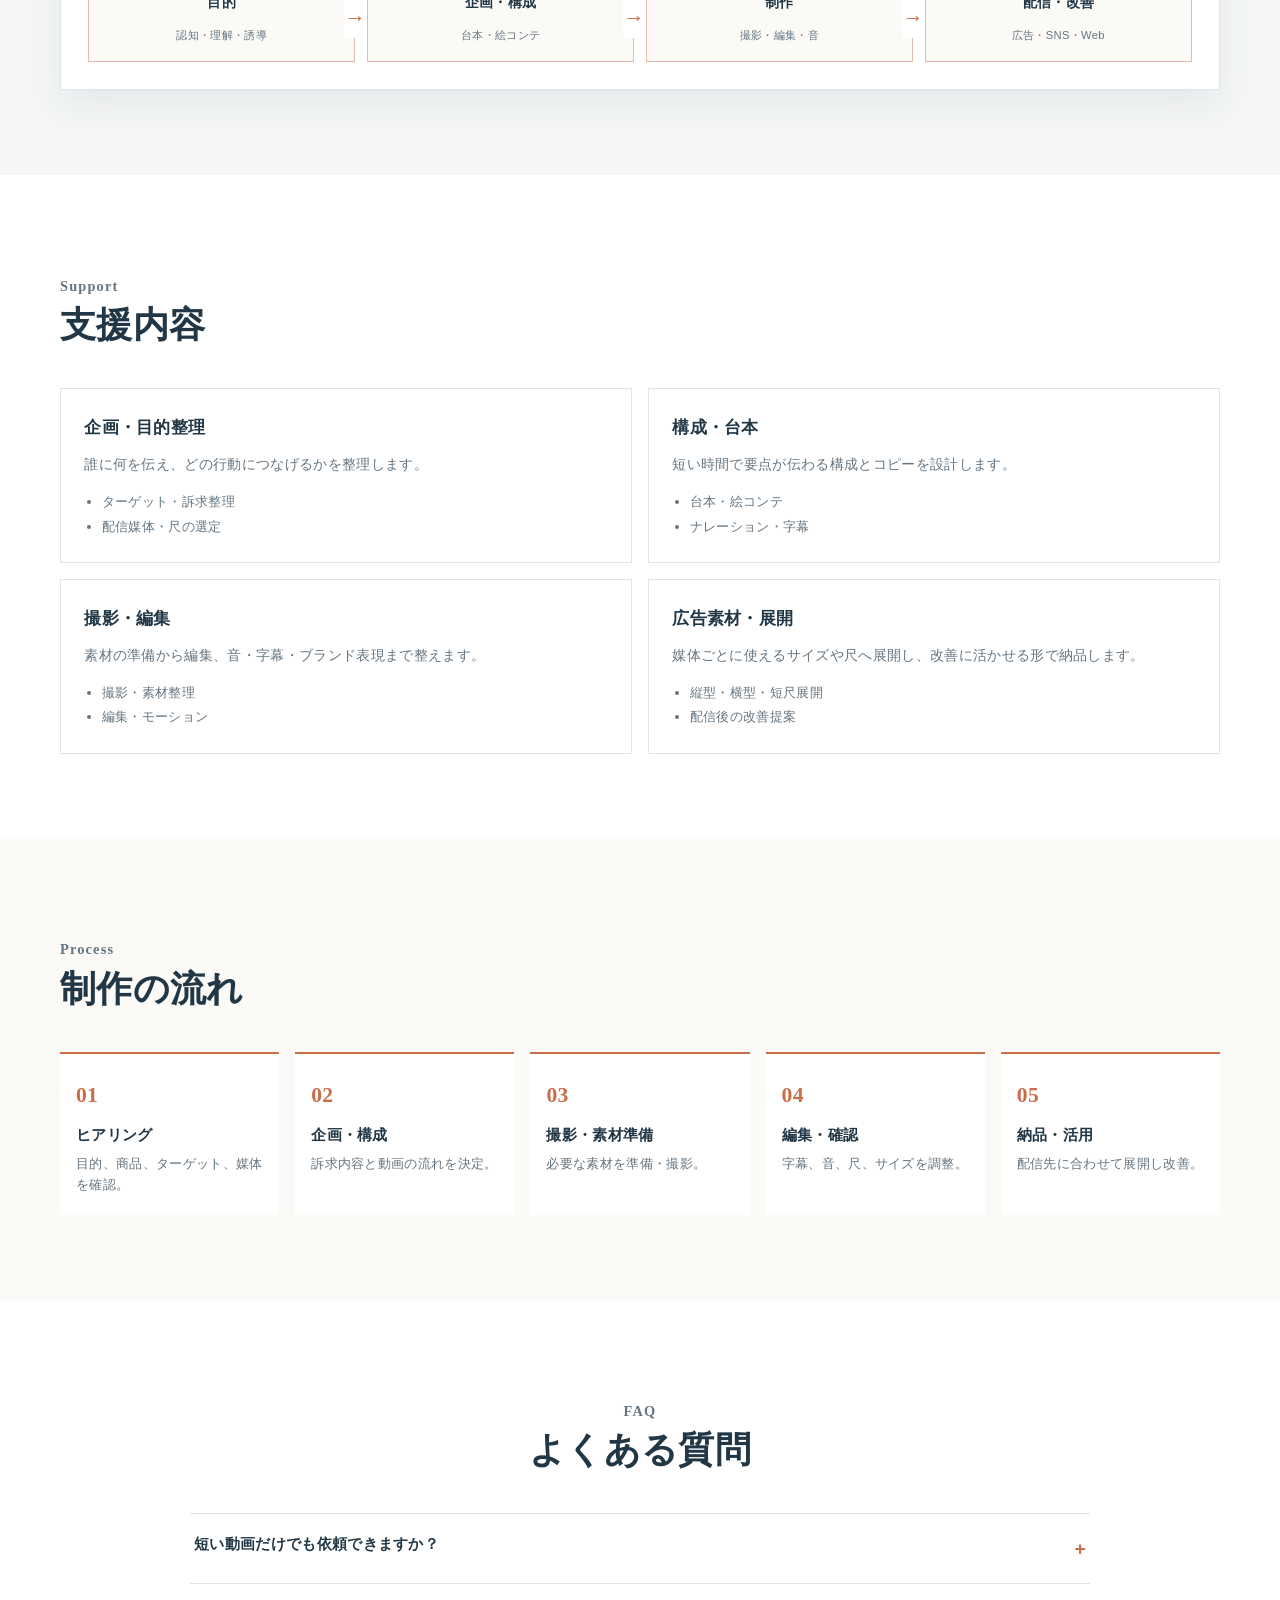
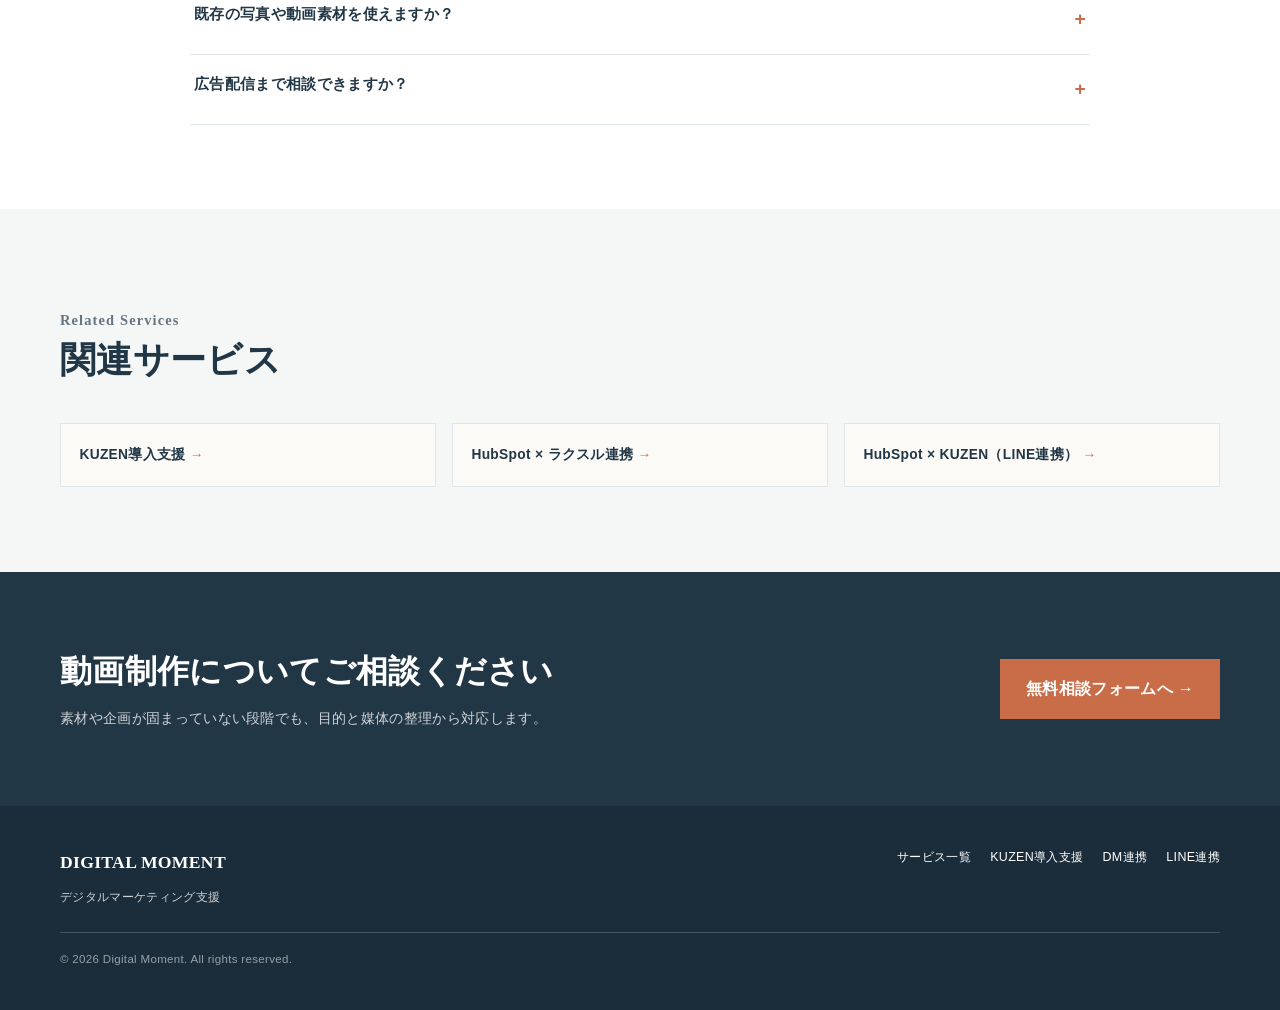
<file: d-moment-derived-pages/video-production.html>
<!doctype html>
<html lang="ja">
<head>
  <meta charset="utf-8"><meta name="viewport" content="width=device-width, initial-scale=1">
  <title>動画制作（ショートムービー・広告素材） | Webソリューション</title>
  <meta name="description" content="ショートムービーや広告素材を、目的・媒体・配信後の改善まで考えて制作します。">
  <link rel="stylesheet" href="styles.css">
</head>
<body>
  <a class="skip-link" href="#main">本文へ移動</a>
  <header class="site-header"><div class="header-top"><a href="mailto:hello@example.jp">✉ サービス相談フォーム</a><a href="#contact">お問い合わせフォーム</a><a href="#contact">採用情報</a></div><div class="header-main"><div class="header-inner"><a class="brand" href="index.html" aria-label="サービス一覧へ"><span class="brand-mark"><span>DM</span></span><span class="brand-copy"><strong>DIGITAL MOMENT</strong><small>デジタルマーケティング支援</small></span></a><button class="menu-button" type="button" aria-expanded="false" aria-controls="global-nav">☰</button></div></div><nav id="global-nav" class="main-nav" aria-label="メインメニュー"><a href="index.html">サービス一覧</a><a href="index.html#services">主なサービス</a><a href="#process">制作の流れ</a><a href="#contact">ご相談</a></nav></header>
  <div class="breadcrumbs"><a href="index.html">ホーム</a><span>/</span><a href="index.html">Webソリューション</a><span>/</span>動画制作</div>
  <main id="main">
    <section class="hero"><div class="hero-inner"><p class="eyebrow">Short Movie / Ad Creative</p><h1>動画制作</h1><p class="hero-lead">伝えたい価値を、短く、伝わる動画へ。</p><p class="hero-description">ショートムービーや広告素材を、目的・媒体・配信後の改善まで考えて企画・制作します。</p><svg class="hero-art" viewBox="0 0 820 220" role="img" aria-label="動画制作と広告素材のイメージ"><g class="thin"><rect x="20" y="50" width="114" height="74"/><rect x="686" y="50" width="114" height="74"/><path d="M134 87h118M568 87h118"/><path d="M210 151h406"/></g><g class="line"><rect x="279" y="43" width="262" height="118"/><path d="M311 73h199M311 99h120M311 125h155"/><path d="M402 82l53 29-53 29z"/><path d="M252 88c-17-18-35-18-52 0M568 88c17-18 35-18 52 0"/><path d="M49 73h55v36H49zM706 73h74v40h-74z"/></g><g class="dark"><circle cx="410" cy="29" r="7"/><circle cx="410" cy="185" r="7"/></g></svg></div></section>
    <section class="section"><div class="container"><div class="section-heading"><p class="section-kicker">Challenges</p><h2>このような課題はありませんか？</h2></div><div class="pain-grid"><div class="pain-item"><p>短い動画で何を伝えるか整理できていない</p></div><div class="pain-item"><p>広告・SNS・Webサイトで使える素材が足りない</p></div><div class="pain-item"><p>社内で撮影・編集する時間やノウハウがない</p></div><div class="pain-item"><p>配信後の反応を次の制作に活かせていない</p></div></div></div></section>
    <section class="section section--soft"><div class="container"><div class="section-heading"><p class="section-kicker">Production Design</p><h2>目的と媒体に合わせて、使える素材をつくる</h2><p>一本の動画を作るだけでなく、配信先・尺・比率・導線に合わせた活用方法まで考えます。</p></div><div class="diagram-wrap"><p class="diagram-title">制作イメージ</p><div class="flow"><div class="flow-step">目的<small>認知・理解・誘導</small></div><div class="flow-step">企画・構成<small>台本・絵コンテ</small></div><div class="flow-step">制作<small>撮影・編集・音</small></div><div class="flow-step">配信・改善<small>広告・SNS・Web</small></div></div></div></div></section>
    <section class="section"><div class="container"><div class="section-heading"><p class="section-kicker">Support</p><h2>支援内容</h2></div><div class="solution-grid"><article class="solution-card"><h3>企画・目的整理</h3><p>誰に何を伝え、どの行動につなげるかを整理します。</p><ul><li>ターゲット・訴求整理</li><li>配信媒体・尺の選定</li></ul></article><article class="solution-card"><h3>構成・台本</h3><p>短い時間で要点が伝わる構成とコピーを設計します。</p><ul><li>台本・絵コンテ</li><li>ナレーション・字幕</li></ul></article><article class="solution-card"><h3>撮影・編集</h3><p>素材の準備から編集、音・字幕・ブランド表現まで整えます。</p><ul><li>撮影・素材整理</li><li>編集・モーション</li></ul></article><article class="solution-card"><h3>広告素材・展開</h3><p>媒体ごとに使えるサイズや尺へ展開し、改善に活かせる形で納品します。</p><ul><li>縦型・横型・短尺展開</li><li>配信後の改善提案</li></ul></article></div></div></section>
    <section class="section section--cream" id="process"><div class="container"><div class="section-heading"><p class="section-kicker">Process</p><h2>制作の流れ</h2></div><div class="process"><article class="process-item"><h3>ヒアリング</h3><p>目的、商品、ターゲット、媒体を確認。</p></article><article class="process-item"><h3>企画・構成</h3><p>訴求内容と動画の流れを決定。</p></article><article class="process-item"><h3>撮影・素材準備</h3><p>必要な素材を準備・撮影。</p></article><article class="process-item"><h3>編集・確認</h3><p>字幕、音、尺、サイズを調整。</p></article><article class="process-item"><h3>納品・活用</h3><p>配信先に合わせて展開し改善。</p></article></div></div></section>
    <section class="section"><div class="container"><div class="section-heading center"><p class="section-kicker">FAQ</p><h2>よくある質問</h2></div><div class="faq"><details><summary>短い動画だけでも依頼できますか？</summary><div class="answer">はい。ショートムービー、SNS用動画、広告用の短尺素材など、目的に合わせて対応します。</div></details><details><summary>既存の写真や動画素材を使えますか？</summary><div class="answer">素材の状態と利用条件を確認し、再編集・不足素材の追加などを提案します。</div></details><details><summary>広告配信まで相談できますか？</summary><div class="answer">媒体、配信目的、計測方法を確認し、制作後の活用方法まで一緒に整理できます。</div></details></div></div></section>
    <section class="section section--soft"><div class="container"><div class="section-heading"><p class="section-kicker">Related Services</p><h2>関連サービス</h2></div><div class="related"><a href="kuzen-support.html">KUZEN導入支援</a><a href="hubspot-rakusul-dm.html">HubSpot × ラクスル連携</a><a href="hubspot-kuzen-line.html">HubSpot × KUZEN（LINE連携）</a></div></div></section>
    <section class="cta-section" id="contact"><div class="container cta-box"><div><h2>動画制作についてご相談ください</h2><p>素材や企画が固まっていない段階でも、目的と媒体の整理から対応します。</p></div><a class="button" href="mailto:hello@example.jp?subject=動画制作相談">無料相談フォームへ →</a></div></section>
  </main>
  <footer class="site-footer"><div class="footer-inner"><div class="footer-copy"><strong>DIGITAL MOMENT</strong>デジタルマーケティング支援</div><nav class="footer-nav"><a href="index.html">サービス一覧</a><a href="kuzen-support.html">KUZEN導入支援</a><a href="hubspot-rakusul-dm.html">DM連携</a><a href="hubspot-kuzen-line.html">LINE連携</a></nav></div><div class="footer-bottom">© <span data-year></span> Digital Moment. All rights reserved.</div></footer>
  <script src="site.js"></script>
</body>
</html>
</file>
<file: d-moment-derived-pages/styles.css>
:root {
  --navy: #223746;
  --navy-2: #1b2d3a;
  --ink: #263746;
  --muted: #657581;
  --line: #dfe5e8;
  --paper: #ffffff;
  --soft: #f5f7f7;
  --cream: #fbfaf7;
  --accent: #c96d48;
  --accent-dark: #a85031;
  --accent-soft: #f6e8e1;
  --shadow: 0 14px 35px rgba(34, 55, 70, .08);
  --radius: 4px;
  --max: 1160px;
}

* { box-sizing: border-box; }
html { scroll-behavior: smooth; }
body {
  margin: 0;
  color: var(--ink);
  background: var(--paper);
  font-family: "Noto Sans JP", "Hiragino Kaku Gothic ProN", "Yu Gothic", Meiryo, sans-serif;
  line-height: 1.85;
  letter-spacing: .02em;
}
a { color: inherit; text-decoration: none; }
img, svg { max-width: 100%; }
button, input, textarea { font: inherit; }
.skip-link {
  position: absolute;
  left: 1rem;
  top: -4rem;
  z-index: 20;
  padding: .5rem .8rem;
  color: #fff;
  background: var(--navy);
}
.skip-link:focus { top: 1rem; }

.site-header {
  color: #fff;
  background: var(--navy);
}
.header-top,
.header-main,
.header-inner,
.main-nav {
  width: min(var(--max), calc(100% - 2.5rem));
  margin: 0 auto;
}
.header-top {
  display: flex;
  justify-content: flex-end;
  gap: .75rem;
  padding: .7rem 0;
  font-size: .78rem;
  border-bottom: 1px solid rgba(255,255,255,.18);
}
.header-top a {
  display: inline-flex;
  align-items: center;
  gap: .35rem;
  padding: .3rem .8rem;
  border: 1px solid rgba(255,255,255,.7);
  border-radius: 3px;
}
.header-main { padding: 1.35rem 0 1.1rem; }
.header-inner {
  display: flex;
  align-items: flex-end;
  justify-content: space-between;
  gap: 2rem;
}
.brand { display: inline-flex; align-items: center; gap: .8rem; }
.brand-mark {
  display: grid;
  place-items: center;
  width: 3.4rem;
  height: 3.4rem;
  border: 2px solid #fff;
  transform: rotate(45deg);
}
.brand-mark span { transform: rotate(-45deg); font-weight: 700; font-size: 1rem; }
.brand-copy { line-height: 1.25; }
.brand-copy strong { display: block; font-family: Georgia, "Times New Roman", serif; font-size: 1.25rem; letter-spacing: .04em; }
.brand-copy small { display: block; margin-top: .35rem; font-size: .7rem; opacity: .85; }
.main-nav {
  display: flex;
  justify-content: flex-end;
  gap: 0;
  border-top: 1px solid rgba(255,255,255,.2);
}
.main-nav a {
  padding: .8rem 1.45rem 0;
  color: #fff;
  font-size: .9rem;
  border-right: 1px solid rgba(255,255,255,.55);
}
.main-nav a:first-child { border-left: 1px solid rgba(255,255,255,.55); }
.main-nav a:hover, .main-nav a[aria-current="page"] { color: #f3c6b2; }
.menu-button { display: none; }

.breadcrumbs {
  width: min(var(--max), calc(100% - 2.5rem));
  margin: 0 auto;
  padding: 1.1rem 0;
  color: var(--muted);
  font-size: .78rem;
}
.breadcrumbs a { color: var(--ink); }
.breadcrumbs span { margin: 0 .55rem; color: var(--accent); }

.hero {
  position: relative;
  overflow: hidden;
  padding: 3.9rem 0 2.5rem;
  background: var(--cream);
  border-bottom: 1px solid var(--line);
}
.hero::after {
  content: "";
  position: absolute;
  left: -10%;
  right: -10%;
  bottom: -8rem;
  height: 13rem;
  border-top: 1px solid rgba(201,109,72,.22);
  border-radius: 50%;
  transform: rotate(-4deg);
}
.hero-inner { position: relative; z-index: 1; width: min(var(--max), calc(100% - 2.5rem)); margin: 0 auto; text-align: center; }
.eyebrow { margin: 0 0 .6rem; color: var(--accent); font-family: Georgia, "Times New Roman", serif; font-size: .95rem; font-weight: 700; letter-spacing: .08em; }
.hero h1 { max-width: 850px; margin: 0 auto; color: var(--navy); font-size: clamp(2rem, 4.2vw, 3.45rem); line-height: 1.35; letter-spacing: .04em; }
.hero-lead { max-width: 780px; margin: 1.25rem auto 0; font-size: 1.04rem; font-weight: 600; }
.hero-description { max-width: 780px; margin: 1rem auto 0; color: var(--muted); font-size: .92rem; }
.hero-art { display: block; width: min(820px, 100%); height: auto; margin: 2.1rem auto 0; }
.hero-art .line { fill: none; stroke: var(--accent); stroke-width: 2.5; }
.hero-art .thin { fill: none; stroke: #9ca7ac; stroke-width: 1.5; }
.hero-art .fill { fill: var(--accent-soft); stroke: var(--accent); stroke-width: 2; }
.hero-art .dark { fill: var(--navy); }

.section { padding: 5.3rem 0; }
.section--soft { background: var(--soft); }
.section--cream { background: var(--cream); }
.container { width: min(var(--max), calc(100% - 2.5rem)); margin: 0 auto; }
.section-heading { margin-bottom: 2.3rem; }
.section-heading.center { text-align: center; }
.section-kicker { margin: 0 0 .4rem; color: var(--accent); font-family: Georgia, "Times New Roman", serif; font-size: .9rem; font-weight: 700; letter-spacing: .08em; }
.section-heading h2 { margin: 0; color: var(--navy); font-size: clamp(1.65rem, 3vw, 2.25rem); line-height: 1.45; }
.section-heading p { max-width: 720px; margin: .8rem 0 0; color: var(--muted); }
.section-heading.center p { margin-right: auto; margin-left: auto; }

.intro-grid { display: grid; grid-template-columns: 1.15fr .85fr; gap: 3rem; align-items: center; }
.intro-copy p { margin: 0 0 1rem; }
.intro-note { padding: 1.5rem; background: #fff; border-left: 3px solid var(--accent); box-shadow: var(--shadow); }
.intro-note strong { display: block; margin-bottom: .35rem; color: var(--navy); }
.service-grid { display: grid; grid-template-columns: repeat(2, minmax(0, 1fr)); gap: 1.1rem; }
.service-card {
  display: flex;
  flex-direction: column;
  height: 100%;
  padding: 1.55rem;
  background: #fff;
  border: 1px solid var(--line);
  border-top: 3px solid var(--accent);
  box-shadow: 0 8px 24px rgba(34,55,70,.04);
  transition: transform .2s ease, box-shadow .2s ease, border-color .2s ease;
}
.service-card:hover { transform: translateY(-4px); border-color: var(--accent); box-shadow: var(--shadow); }
.service-card h3 { margin: .35rem 0 .55rem; color: var(--navy); font-size: 1.12rem; line-height: 1.55; }
.service-card p { margin: 0; color: var(--muted); font-size: .88rem; }
.service-card .card-link { margin-top: auto; padding-top: 1.1rem; color: var(--accent-dark); font-size: .84rem; font-weight: 700; }
.service-card .card-link::after { content: " →"; }
.icon-badge { display: inline-grid; place-items: center; width: 2.4rem; height: 2.4rem; color: var(--accent-dark); background: var(--accent-soft); border: 1px solid rgba(201,109,72,.4); font-family: Georgia, "Times New Roman", serif; font-weight: 700; }

.pain-grid { display: grid; grid-template-columns: repeat(2, minmax(0, 1fr)); gap: .85rem; }
.pain-item { display: flex; gap: .8rem; align-items: flex-start; padding: 1rem 1.05rem; background: #fff; border: 1px solid var(--line); }
.pain-item::before { content: ""; flex: 0 0 .45rem; width: .45rem; height: .45rem; margin-top: .6rem; background: var(--accent); border-radius: 50%; }
.pain-item p { margin: 0; font-size: .9rem; }

.diagram-wrap { padding: 1.7rem; background: #fff; border: 1px solid var(--line); box-shadow: var(--shadow); }
.diagram-title { margin: 0 0 1.1rem; color: var(--navy); font-size: .95rem; font-weight: 700; }
.flow { display: grid; grid-template-columns: repeat(4, 1fr); gap: .75rem; align-items: center; }
.flow-step { position: relative; min-height: 88px; display: grid; place-items: center; padding: .8rem; color: var(--navy); background: var(--cream); border: 1px solid rgba(201,109,72,.45); text-align: center; font-size: .85rem; font-weight: 700; }
.flow-step:not(:last-child)::after { content: "→"; position: absolute; right: -.75rem; color: var(--accent); font-size: 1.35rem; background: #fff; }
.flow-step small { display: block; margin-top: .3rem; color: var(--muted); font-size: .7rem; font-weight: 400; }

.solution-grid { display: grid; grid-template-columns: repeat(2, minmax(0, 1fr)); gap: 1rem; }
.solution-card { padding: 1.45rem; background: #fff; border: 1px solid var(--line); }
.solution-card h3 { margin: 0 0 .45rem; color: var(--navy); font-size: 1.05rem; }
.solution-card p { margin: 0; color: var(--muted); font-size: .88rem; }
.solution-card ul { margin: .85rem 0 0; padding-left: 1.1rem; color: var(--muted); font-size: .82rem; }

.process { display: grid; grid-template-columns: repeat(5, minmax(0, 1fr)); gap: 1rem; counter-reset: process; }
.process-item { position: relative; padding: 1.4rem 1rem 1.2rem; background: #fff; border-top: 2px solid var(--accent); }
.process-item::before { counter-increment: process; content: counter(process, decimal-leading-zero); display: block; margin-bottom: .5rem; color: var(--accent); font-family: Georgia, "Times New Roman", serif; font-size: 1.35rem; font-weight: 700; }
.process-item h3 { margin: 0 0 .35rem; color: var(--navy); font-size: .95rem; line-height: 1.5; }
.process-item p { margin: 0; color: var(--muted); font-size: .8rem; line-height: 1.7; }

.faq { max-width: 900px; margin: 0 auto; }
.faq details { background: #fff; border-top: 1px solid var(--line); }
.faq details:last-child { border-bottom: 1px solid var(--line); }
.faq summary { display: flex; justify-content: space-between; gap: 1rem; padding: 1.05rem .25rem; color: var(--navy); cursor: pointer; list-style: none; font-size: .92rem; font-weight: 700; }
.faq summary::-webkit-details-marker { display: none; }
.faq summary::after { content: "+"; color: var(--accent); font-size: 1.2rem; }
.faq details[open] summary::after { content: "−"; }
.faq .answer { padding: 0 .25rem 1.1rem; color: var(--muted); font-size: .87rem; }

.cta-section { padding: 4.7rem 0; color: #fff; background: var(--navy); }
.cta-box { display: flex; align-items: center; justify-content: space-between; gap: 2rem; }
.cta-box h2 { margin: 0; font-size: clamp(1.45rem, 2.5vw, 2rem); line-height: 1.5; }
.cta-box p { margin: .65rem 0 0; color: rgba(255,255,255,.78); font-size: .88rem; }
.button { display: inline-flex; justify-content: center; align-items: center; gap: .45rem; min-width: 220px; padding: .9rem 1.35rem; color: #fff; background: var(--accent); border: 1px solid var(--accent); font-weight: 700; transition: background .2s ease, transform .2s ease; }
.button:hover { background: var(--accent-dark); transform: translateY(-2px); }
.button--outline { color: #fff; background: transparent; border-color: rgba(255,255,255,.65); }
.button--outline:hover { background: rgba(255,255,255,.1); }
.button-row { display: flex; flex-wrap: wrap; gap: .75rem; margin-top: 1.3rem; }

.related { display: grid; grid-template-columns: repeat(3, minmax(0, 1fr)); gap: 1rem; }
.related a { padding: 1.15rem; background: var(--cream); border: 1px solid var(--line); color: var(--navy); font-size: .86rem; font-weight: 700; }
.related a::after { content: " →"; color: var(--accent); }

.site-footer { padding: 2.5rem 0; color: #fff; background: var(--navy-2); }
.footer-inner { display: flex; justify-content: space-between; gap: 2rem; align-items: flex-start; width: min(var(--max), calc(100% - 2.5rem)); margin: 0 auto; }
.footer-copy { color: rgba(255,255,255,.78); font-size: .78rem; }
.footer-copy strong { display: block; margin-bottom: .45rem; color: #fff; font-family: Georgia, "Times New Roman", serif; font-size: 1.1rem; }
.footer-nav { display: flex; flex-wrap: wrap; justify-content: flex-end; gap: .7rem 1.2rem; max-width: 550px; font-size: .78rem; }
.footer-nav a:hover { color: #f3c6b2; }
.footer-bottom { width: min(var(--max), calc(100% - 2.5rem)); margin: 1.4rem auto 0; padding-top: 1rem; color: rgba(255,255,255,.55); border-top: 1px solid rgba(255,255,255,.18); font-size: .72rem; }

.preview-list { display: grid; grid-template-columns: repeat(2, minmax(0, 1fr)); gap: 1rem; }
.preview-list a { display: block; padding: 1.35rem; background: #fff; border: 1px solid var(--line); border-left: 3px solid var(--accent); box-shadow: 0 8px 24px rgba(34,55,70,.04); }
.preview-list a:hover { box-shadow: var(--shadow); transform: translateY(-3px); }
.preview-list strong { display: block; color: var(--navy); }
.preview-list span { color: var(--muted); font-size: .82rem; }
.note { margin-top: 1rem; color: var(--muted); font-size: .78rem; }

@media (max-width: 850px) {
  .header-inner { align-items: center; }
  .menu-button { display: inline-flex; align-items: center; justify-content: center; width: 2.6rem; height: 2.6rem; color: #fff; background: transparent; border: 1px solid rgba(255,255,255,.6); cursor: pointer; }
  .main-nav { display: none; flex-direction: column; width: min(var(--max), calc(100% - 2.5rem)); border-top: 1px solid rgba(255,255,255,.2); }
  .main-nav.is-open { display: flex; }
  .main-nav a, .main-nav a:first-child { padding: .8rem 0; border-left: 0; border-right: 0; border-bottom: 1px solid rgba(255,255,255,.18); }
  .intro-grid { grid-template-columns: 1fr; }
  .process { grid-template-columns: repeat(2, minmax(0, 1fr)); }
  .related { grid-template-columns: 1fr; }
  .cta-box { align-items: flex-start; flex-direction: column; }
}
@media (max-width: 620px) {
  .header-top { justify-content: flex-start; overflow-x: auto; white-space: nowrap; }
  .header-top a { font-size: .7rem; }
  .header-main { padding: 1rem 0; }
  .brand-copy strong { font-size: 1.05rem; }
  .brand-mark { width: 2.7rem; height: 2.7rem; }
  .hero { padding: 2.7rem 0 2rem; }
  .hero-lead { font-size: .95rem; }
  .section { padding: 3.6rem 0; }
  .service-grid, .pain-grid, .solution-grid, .preview-list { grid-template-columns: 1fr; }
  .flow { grid-template-columns: 1fr; }
  .flow-step:not(:last-child)::after { right: auto; bottom: -.85rem; left: 50%; content: "↓"; }
  .process { grid-template-columns: 1fr; }
  .footer-inner { flex-direction: column; }
  .footer-nav { justify-content: flex-start; }
  .button { width: 100%; }
  .button-row { width: 100%; }
}
</file>
